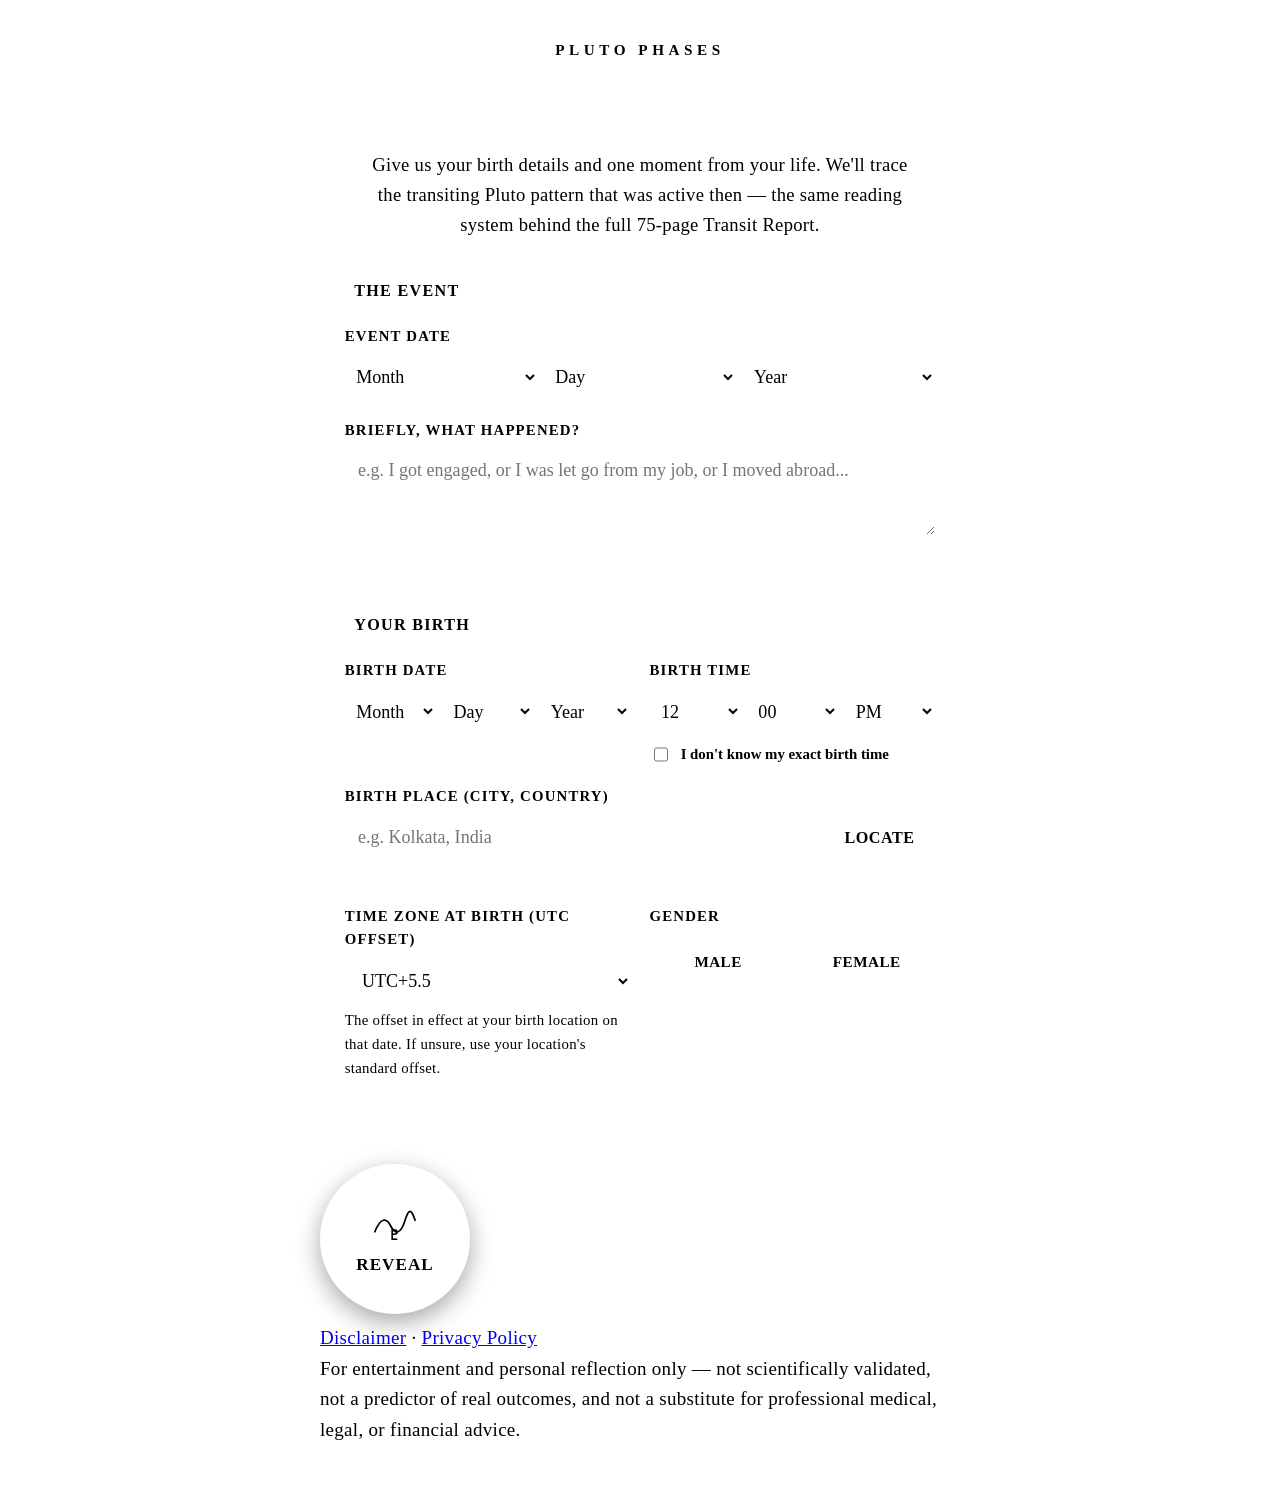
<file: widgets/happening/index.html>
<!doctype html>
<html lang="en">
<head>
<meta charset="utf-8">
<meta name="viewport" content="width=device-width, initial-scale=1">
<title>Pluto Phases — What Was Happening?</title>
<link rel="preconnect" href="https://fonts.googleapis.com">
<link href="https://fonts.googleapis.com/css2?family=Open+Sans:wght@300;400;600&display=swap" rel="stylesheet">
<link rel="stylesheet" href="https://sanjupaison.github.io/pluto-phases-meter/pluto-style.css">

<style>
  html { font-size: 19px; }
  html, body {
    margin: 0; padding: 0;
    background: transparent;
  }
  #pluto-phases-widget.ppw-root {
    max-width: 640px;
    margin: 0 auto;
    padding: 2rem 1.5rem 2.5rem;
    color: var(--text-hi);
    font-family: var(--font-body);
    font-weight: 300;
    letter-spacing: 0.3px;
    line-height: 1.6;
    background: var(--card);
    border: 1px solid var(--card-border);
    border-radius: var(--radius);
    position: relative;
  }
  #pluto-phases-widget.ppw-root * { box-sizing: border-box; }

  #pluto-phases-widget .ppw-eyebrow {
    font-family: var(--font-display);
    letter-spacing: 0.3em;
    text-transform: uppercase;
    font-size: 0.8rem;
    font-weight: 600;
    color: var(--accent);
    text-align: center;
    margin: 0 0 0.4rem;
  }
  #pluto-phases-widget h2.ppw-title {
    font-family: var(--font-display);
    font-weight: 300;
    font-size: clamp(1.8rem, 6vw, 2.4rem);
    text-align: center;
    margin: 0 0 0.4rem;
    letter-spacing: 0.02em;
    background: linear-gradient(120deg, var(--text-hi), var(--accent));
    -webkit-background-clip: text; background-clip: text; color: transparent;
  }
  #pluto-phases-widget .ppw-sub {
    text-align: center;
    color: var(--text-lo);
    max-width: 560px;
    margin: 0 auto 2rem;
    font-size: 0.98rem;
    font-weight: 300;
  }
  #pluto-phases-widget fieldset {
    border: 1px solid var(--card-border);
    border-radius: var(--radius);
    padding: 1.1rem 1.3rem 1.4rem;
    margin: 0 0 1.2rem;
    background: var(--bg-1);
  }
  #pluto-phases-widget legend {
    font-family: var(--font-display);
    font-weight: 600;
    font-size: 0.85rem;
    text-transform: uppercase;
    letter-spacing: 0.08em;
    color: var(--accent);
    padding: 0 0.5rem;
  }
  #pluto-phases-widget .ppw-row {
    display: flex;
    flex-wrap: wrap;
    gap: 1rem;
    margin-bottom: 1rem;
  }
  #pluto-phases-widget .ppw-field { flex: 1 1 200px; }
  #pluto-phases-widget .ppw-field.ppw-wide { flex: 1 1 100%; }
  #pluto-phases-widget label {
    display: block;
    font-size: 0.78rem;
    text-transform: uppercase;
    letter-spacing: 0.08em;
    font-weight: 600;
    color: var(--text-faint);
    margin-bottom: 0.35rem;
  }
  #pluto-phases-widget input[type="text"],
  #pluto-phases-widget input[type="email"],
  #pluto-phases-widget input[type="number"],
  #pluto-phases-widget select,
  #pluto-phases-widget textarea {
    width: 100%;
    font-family: var(--font-body);
    font-size: 0.95rem;
    padding: 0.6rem 0.7rem;
    background: var(--bg-2);
    border: 1px solid var(--card-border);
    border-radius: var(--radius-sm);
    color: var(--text-hi);
  }
  #pluto-phases-widget .ppw-dob-row,
  #pluto-phases-widget .ppw-tob-row {
    display: flex;
    gap: 6px;
  }
  #pluto-phases-widget .ppw-dob-row select,
  #pluto-phases-widget .ppw-tob-row select {
    width: 100%;
    font-family: var(--font-body);
    font-size: 0.95rem;
    padding: 0.6rem 0.4rem;
    background: var(--bg-2);
    border: 1px solid var(--card-border);
    border-radius: var(--radius-sm);
    color: var(--text-hi);
  }
  #pluto-phases-widget input:focus,
  #pluto-phases-widget select:focus,
  #pluto-phases-widget textarea:focus {
    outline: 2px solid var(--accent);
    outline-offset: 1px;
  }
  #pluto-phases-widget textarea { resize: vertical; min-height: 4.5rem; }
  #pluto-phases-widget .ppw-help {
    font-size: 0.78rem;
    color: var(--text-faint);
    margin-top: 0.3rem;
  }
  #pluto-phases-widget .ppw-checkbox-row {
    display: flex;
    align-items: center;
    gap: 0.5rem;
    font-size: 0.85rem;
    color: var(--text-lo);
    margin-top: 0.45rem;
  }
  #pluto-phases-widget input[type="radio"],
  #pluto-phases-widget input[type="checkbox"] { width: 1.1em; height: 1.1em; accent-color: var(--accent); }

  /* Gender toggle, restyled as pill buttons via :has() -- markup/JS unchanged */
  #pluto-phases-widget .ppw-radio-group { display: flex; gap: 0.6rem; align-items: center; flex-wrap: wrap; margin-top: 0.55rem; }
  #pluto-phases-widget .ppw-radio-group input[type="radio"] {
    position: absolute; opacity: 0; width: 0; height: 0;
  }
  #pluto-phases-widget .ppw-radio-group label {
    display: flex; align-items: center; justify-content: center; gap: 0.4rem; flex: 1;
    text-transform: uppercase; letter-spacing: 0.03em; font-size: 0.8rem; font-weight: 700;
    padding: 0.55rem 1rem; border-radius: var(--radius-sm); border: 1px solid var(--card-border);
    background: var(--bg-2); color: var(--text-lo); cursor: pointer; transition: .2s; margin-bottom: 0;
  }
  #pluto-phases-widget .ppw-radio-group label:has(input:checked) {
    background: var(--accent); color: var(--bg-0); border-color: var(--accent);
  }

  #pluto-phases-widget .ppw-geo-row { display: flex; gap: 0.6rem; }
  #pluto-phases-widget .ppw-geo-row input { flex: 1; }
  #pluto-phases-widget button.ppw-geo-btn {
    flex: 0 0 auto;
    background: var(--accent);
    color: var(--bg-0);
    border: none;
    padding: 0 1.1rem;
    border-radius: var(--radius-sm);
    font-family: var(--font-display);
    font-weight: 700;
    font-size: 0.85rem;
    letter-spacing: 0.03em;
    text-transform: uppercase;
    cursor: pointer;
  }
  #pluto-phases-widget button.ppw-geo-btn:hover { filter: brightness(1.1); }
  #pluto-phases-widget .ppw-geo-status { font-size: 0.82rem; margin-top: 0.4rem; min-height: 1.2em; }
  #pluto-phases-widget .ppw-geo-status.ppw-ok { color: var(--accent-2); }
  #pluto-phases-widget .ppw-geo-status.ppw-err { color: #fca5a5; }

  /* Submit button */
  #pluto-phases-widget .ppw-submit-wrap { text-align: center; margin: 2rem 0 0.5rem; }
  #pluto-phases-widget button.ppw-seal {
    position: relative;
    width: 150px; height: 150px;
    border-radius: 50%;
    border: 1px solid var(--card-border);
    cursor: pointer;
    background: var(--accent);
    box-shadow: 0 8px 24px rgba(0,0,0,0.35);
    color: var(--bg-0);
    font-family: var(--font-display);
    font-weight: 700;
    font-size: 0.9rem;
    letter-spacing: 0.06em;
    text-transform: uppercase;
    transition: transform 0.15s ease, filter 0.15s ease;
    display: flex; flex-direction: column; align-items: center; justify-content: center; gap: 0.3rem;
  }
  #pluto-phases-widget button.ppw-seal:hover:not(:disabled) { transform: scale(1.04); filter: brightness(1.08); }
  #pluto-phases-widget button.ppw-seal:disabled { opacity: 0.6; cursor: wait; }
  #pluto-phases-widget .ppw-seal-icon svg { width: 46px; height: 46px; display: block; }
  #pluto-phases-widget .ppw-seal-icon.ppw-hidden { display: none; }
  #pluto-phases-widget .ppw-seal-spin { animation: ppw-spin 1.4s linear infinite; }
  @keyframes ppw-spin { from { transform: rotate(0deg); } to { transform: rotate(360deg); } }

  #pluto-phases-widget .ppw-error-box {
    margin-top: 1rem;
    padding: 0.85rem 1.1rem;
    border: 1px solid rgba(239,68,68,.45);
    background: var(--bg-1);
    color: #fca5a5;
    font-size: 0.92rem;
    border-radius: var(--radius-sm);
  }

  /* Results */
  #pluto-phases-widget .ppw-results { margin-top: 2.2rem; animation: ppw-fade-in 0.6s ease; }
  @keyframes ppw-fade-in { from { opacity: 0; transform: translateY(6px); } to { opacity: 1; transform: translateY(0); } }
  #pluto-phases-widget .ppw-translate-bar {
    display: flex; flex-wrap: wrap; align-items: center; gap: 0.6rem;
    margin-bottom: 1.1rem; font-size: 0.85rem; color: var(--text-lo);
  }
  #pluto-phases-widget .ppw-translate-bar label { display: inline; text-transform: none; letter-spacing: 0; font-size: 0.85rem; margin: 0; font-weight: 400; color: var(--text-lo); }
  #pluto-phases-widget .ppw-translate-bar select {
    width: auto; font-size: 0.85rem; padding: 0.3rem 0.5rem;
  }
  #pluto-phases-widget button#ppw-translate-btn {
    background: var(--bg-2); color: var(--text-hi); border: 1px solid var(--card-border);
    padding: 0.35rem 0.85rem; border-radius: var(--radius-sm); font-family: var(--font-display);
    font-size: 0.82rem; cursor: pointer;
  }
  #pluto-phases-widget button#ppw-translate-btn:hover:not(:disabled) { border-color: var(--accent); color: var(--accent); }
  #pluto-phases-widget button#ppw-translate-btn:disabled { opacity: 0.6; cursor: wait; }
  #pluto-phases-widget .ppw-translate-status { font-style: normal; font-size: 0.78rem; color: var(--text-faint); }

  #pluto-phases-widget .ppw-results h3 {
    font-family: var(--font-display);
    font-weight: 600;
    font-size: 1.15rem;
    color: var(--text-hi);
    border-bottom: 1px solid var(--card-border);
    padding-bottom: 0.4rem;
    margin: 1.6rem 0 0.8rem;
  }
  #pluto-phases-widget .ppw-era-banner {
    text-align: center;
    font-family: var(--font-display);
    font-size: 0.98rem;
    color: var(--text-hi);
    padding: 0.9rem 1rem;
    border: 1px solid var(--card-border);
    background: var(--bg-1);
    border-radius: var(--radius-sm);
  }
  #pluto-phases-widget .ppw-era-banner strong { color: var(--accent); }

  /* Dominant house section */
  #pluto-phases-widget .ppw-house-dominant {
    margin-top: 1.4rem;
    padding: 1.4rem 1.4rem 1.6rem;
    border: 1px solid var(--card-border);
    border-radius: var(--radius);
    background: var(--bg-1);
  }
  #pluto-phases-widget .ppw-house-dominant > h3 {
    text-align: center;
    border-bottom: none;
    font-size: 1.3rem;
    margin: 0 0 0.3rem;
  }
  #pluto-phases-widget .ppw-house-dominant > .ppw-house-lede {
    text-align: center;
    color: var(--text-lo);
    margin: 0 0 1.3rem;
    font-size: 0.9rem;
  }
  #pluto-phases-widget .ppw-house-card {
    border-top: 1px solid var(--card-border);
    padding-top: 1.1rem;
    margin-top: 1.1rem;
  }
  #pluto-phases-widget .ppw-house-card:first-of-type { border-top: none; padding-top: 0; margin-top: 0; }
  #pluto-phases-widget .ppw-house-card h4 {
    font-family: var(--font-display);
    font-weight: 600;
    font-size: 0.9rem;
    text-transform: uppercase;
    letter-spacing: 0.04em;
    color: var(--accent-2);
    margin: 0 0 0.15rem;
  }
  #pluto-phases-widget .ppw-house-card .ppw-house-sign {
    font-family: var(--font-display);
    font-weight: 600;
    font-size: 1.35rem;
    color: var(--text-hi);
    display: block;
    margin-bottom: 0.2rem;
  }
  #pluto-phases-widget .ppw-house-card .ppw-house-set {
    display: block;
    font-size: 0.72rem;
    letter-spacing: 0.05em;
    text-transform: uppercase;
    color: var(--text-faint);
    font-weight: 600;
    margin-bottom: 0.6rem;
  }
  #pluto-phases-widget .ppw-house-card p.ppw-house-content { margin: 0; font-size: 0.95rem; color: var(--text-lo); }
  #pluto-phases-widget .ppw-house-card-primary {
    padding: 1rem 1.2rem;
    border: 1px solid var(--accent);
    border-radius: var(--radius-sm);
    background: var(--bg-2);
  }
  #pluto-phases-widget .ppw-house-card-primary h4 { font-size: 1rem; color: var(--accent); }
  #pluto-phases-widget .ppw-house-card-primary .ppw-house-sign { font-size: 1.5rem; }
  #pluto-phases-widget .ppw-house-card-primary p.ppw-house-content { font-size: 0.98rem; line-height: 1.65; color: var(--text-hi); }

  #pluto-phases-widget .ppw-fallback-note {
    font-size: 0.82rem;
    font-style: normal;
    color: var(--text-faint);
    margin-top: 0.5rem;
  }
  #pluto-phases-widget .ppw-hit-card {
    border: 1px solid var(--card-border);
    background: var(--bg-1);
    padding: 0.95rem 1.1rem;
    border-radius: var(--radius-sm);
    margin-bottom: 0.9rem;
  }
  #pluto-phases-widget .ppw-hit-head { font-weight: 700; margin-bottom: 0.4rem; color: var(--text-hi); font-size: 0.95rem; }
  #pluto-phases-widget .ppw-hit-window { font-size: 0.78rem; color: var(--text-faint); font-style: normal; margin-bottom: 0.5rem; }
  #pluto-phases-widget .ppw-hit-text { font-size: 0.92rem; color: var(--text-lo); }
  #pluto-phases-widget .ppw-hit-text.ppw-clamped { display: -webkit-box; -webkit-line-clamp: 3; -webkit-box-orient: vertical; overflow: hidden; }
  #pluto-phases-widget button.ppw-expand {
    background: none; border: none; color: var(--accent);
    font-family: var(--font-display);
    cursor: pointer; padding: 0.3rem 0; font-size: 0.82rem; text-decoration: underline;
  }

  /* Offers */
  #pluto-phases-widget .ppw-offers {
    margin-top: 2.4rem;
    padding: 1.7rem 1.5rem;
    background: var(--bg-2);
    border: 1px solid var(--card-border);
    border-radius: var(--radius);
    position: relative;
  }
  #pluto-phases-widget .ppw-offers h3 {
    font-family: var(--font-display);
    font-weight: 600;
    font-size: 1.2rem;
    color: var(--accent);
    text-align: center;
    margin: 0.3rem 0 0.3rem;
    border: none;
  }
  #pluto-phases-widget .ppw-offers > p.ppw-offers-lede {
    text-align: center; max-width: 520px; margin: 0 auto 1.4rem;
    color: var(--text-lo); font-size: 0.9rem;
  }
  #pluto-phases-widget .ppw-offer-list { display: flex; flex-direction: column; gap: 0.8rem; margin-bottom: 1.5rem; }
  #pluto-phases-widget .ppw-offers-email { max-width: 360px; margin: 0 auto 1.3rem; }
  #pluto-phases-widget .ppw-offers-email label {
    color: var(--text-lo); text-transform: none; letter-spacing: 0; font-size: 0.85rem; text-align: center; font-weight: 400;
  }
  #pluto-phases-widget .ppw-offers-email input {
    background: var(--bg-1); border: 1px solid var(--card-border);
    text-align: center; font-size: 1.1rem; padding: 0.85rem 1rem;
  }
  #pluto-phases-widget .ppw-offer-item {
    display: flex; gap: 0.8rem; align-items: flex-start;
    padding: 0.85rem 1rem;
    border: 1px solid var(--card-border);
    border-radius: var(--radius-sm);
    background: var(--bg-1);
  }
  #pluto-phases-widget .ppw-offer-item input[type="checkbox"] { margin-top: 0.3rem; }
  #pluto-phases-widget .ppw-offer-item label { text-transform: none; letter-spacing: 0; color: var(--text-hi); margin: 0; cursor: pointer; font-weight: 400; }
  #pluto-phases-widget .ppw-offer-item .ppw-offer-title {
    font-family: var(--font-display);
    font-weight: 600;
    font-size: 1rem; color: var(--accent); display: block; margin-bottom: 0.2rem;
  }
  #pluto-phases-widget .ppw-offer-item .ppw-offer-price { color: var(--accent); font-weight: 700; }
  #pluto-phases-widget .ppw-offer-item .ppw-offer-desc { font-size: 0.85rem; color: var(--text-lo); display: block; margin-top: 0.15rem; }
  #pluto-phases-widget .ppw-offers-submit-wrap { text-align: center; }
  #pluto-phases-widget button.ppw-offers-btn {
    background: var(--accent);
    color: var(--bg-0);
    font-family: var(--font-display);
    font-weight: 700;
    letter-spacing: 0.04em;
    text-transform: uppercase;
    font-size: 0.92rem;
    border: none;
    padding: 0.75rem 1.7rem;
    border-radius: var(--radius-sm);
    cursor: pointer;
  }
  #pluto-phases-widget button.ppw-offers-btn:hover { filter: brightness(1.1); }
  #pluto-phases-widget button.ppw-offers-btn:disabled { opacity: 0.6; cursor: wait; }
  #pluto-phases-widget .ppw-offers-status { text-align: center; font-size: 0.82rem; margin-top: 0.85rem; color: var(--text-lo); min-height: 1.2em; }
  #pluto-phases-widget .ppw-offers-links { display: flex; flex-direction: column; gap: 0.55rem; align-items: center; margin-top: 0.9rem; }
  #pluto-phases-widget a.ppw-cta-btn {
    display: inline-block;
    background: var(--accent);
    color: var(--bg-0);
    font-family: var(--font-display);
    font-weight: 700;
    letter-spacing: 0.03em;
    text-decoration: none;
    padding: 0.65rem 1.4rem;
    border-radius: var(--radius-sm);
  }
  #pluto-phases-widget a.ppw-cta-btn:hover { filter: brightness(1.1); }

  @media (max-width: 560px) {
    html { font-size: 17px; }
    #pluto-phases-widget button.ppw-seal { width: 130px; height: 130px; }
    #pluto-phases-widget h2.ppw-title { font-size: 1.9rem; }
  }
</style>
</head>
<body data-theme="space">

<div id="pluto-phases-widget" class="ppw-root app">

  <p class="ppw-eyebrow">Pluto Phases</p>
  <h2 class="ppw-title">What Was Happening?</h2>
  <p class="ppw-sub">Give us your birth details and one moment from your life. We'll trace the transiting Pluto pattern that was active then &mdash; the same reading system behind the full 75&#8209;page Transit Report.</p>

  <form id="ppw-form">
    <fieldset>
      <legend>The Event</legend>
      <div class="ppw-row">
        <div class="ppw-field">
          <label for="ppw-event-month">Event date</label>
          <div class="ppw-dob-row">
            <select id="ppw-event-month" required><option value="" disabled selected>Month</option></select>
            <select id="ppw-event-day" required><option value="" disabled selected>Day</option></select>
            <select id="ppw-event-year" required><option value="" disabled selected>Year</option></select>
          </div>
        </div>
        <div class="ppw-field ppw-wide">
          <label for="ppw-event-desc">Briefly, what happened?</label>
          <textarea id="ppw-event-desc" placeholder="e.g. I got engaged, or I was let go from my job, or I moved abroad..."></textarea>
        </div>
      </div>
    </fieldset>

    <fieldset>
      <legend>Your Birth</legend>
      <div class="ppw-row">
        <div class="ppw-field">
          <label for="ppw-birth-month">Birth date</label>
          <div class="ppw-dob-row">
            <select id="ppw-birth-month" required><option value="" disabled selected>Month</option></select>
            <select id="ppw-birth-day" required><option value="" disabled selected>Day</option></select>
            <select id="ppw-birth-year" required><option value="" disabled selected>Year</option></select>
          </div>
        </div>
        <div class="ppw-field">
          <label for="ppw-birth-hour">Birth time</label>
          <div class="ppw-tob-row">
            <select id="ppw-birth-hour"><option value="12">12</option></select>
            <select id="ppw-birth-minute"><option value="0">00</option></select>
            <select id="ppw-birth-ampm"><option value="PM">PM</option></select>
          </div>
          <div class="ppw-checkbox-row">
            <input type="checkbox" id="ppw-time-unknown">
            <label for="ppw-time-unknown" style="margin:0;text-transform:none;letter-spacing:0;">I don't know my exact birth time</label>
          </div>
        </div>
      </div>
      <div class="ppw-row">
        <div class="ppw-field ppw-wide">
          <label for="ppw-place">Birth place (city, country)</label>
          <div class="ppw-geo-row">
            <input type="text" id="ppw-place" placeholder="e.g. Kolkata, India" autocomplete="off">
            <button type="button" class="ppw-geo-btn" id="ppw-geo-btn">Locate</button>
          </div>
          <div class="ppw-geo-status" id="ppw-geo-status"></div>
        </div>
      </div>
      <div class="ppw-row">
        <div class="ppw-field">
          <label for="ppw-utc-offset">Time zone at birth (UTC offset)</label>
          <select id="ppw-utc-offset"></select>
          <div class="ppw-help">The offset in effect at your birth location on that date. If unsure, use your location's standard offset.</div>
        </div>
        <div class="ppw-field">
          <label>Gender</label>
          <div class="ppw-radio-group" style="margin-top:0.6rem;">
            <label><input type="radio" name="ppw-gender" value="Male" checked> Male</label>
            <label><input type="radio" name="ppw-gender" value="Female"> Female</label>
          </div>
        </div>
      </div>
    </fieldset>

    <div class="ppw-submit-wrap">
      <button type="submit" class="ppw-seal" id="ppw-submit">
        <span class="ppw-seal-icon" id="ppw-icon-idle">
          <svg viewBox="0 0 64 64" fill="none" xmlns="http://www.w3.org/2000/svg">
            <path d="M4 40 C 12 20, 20 20, 26 32 S 40 44, 46 24 S 56 12, 60 24" stroke="currentColor" stroke-width="2.4" stroke-linecap="round"/>
            <text x="32" y="52" text-anchor="middle" font-size="20" fill="currentColor" font-family="Georgia, serif">&#9799;</text>
          </svg>
        </span>
        <span class="ppw-seal-icon ppw-hidden" id="ppw-icon-loading">
          <svg class="ppw-seal-spin" viewBox="0 0 64 64" fill="none" xmlns="http://www.w3.org/2000/svg">
            <circle cx="32" cy="32" r="24" stroke="currentColor" stroke-width="3" stroke-dasharray="38 100" stroke-linecap="round"/>
          </svg>
        </span>
        Reveal
      </button>
    </div>
    <div id="ppw-error" style="display:none;" class="ppw-error-box"></div>
  </form>

  <div id="ppw-results"></div>

  <footer>
    <a href="https://assets.nicepagecdn.com/0b5dbf35/6598838/files/Disclaimer-terms.pdf" target="_blank" rel="noopener">Disclaimer</a>
    <span class="sep">&middot;</span>
    <a href="https://assets.nicepagecdn.com/0b5dbf35/6598838/files/Privacy.pdf" target="_blank" rel="noopener">Privacy Policy</a>
    <div class="disclaimer-line">For entertainment and personal reflection only &mdash; not scientifically validated, not a predictor of real outcomes, and not a substitute for professional medical, legal, or financial advice.</div>
  </footer>

</div>

<script src="pluto-client.js"></script>
<script>
(function () {
  // ---- REQUIRED: your deployed Cloudflare Worker URL (see README.md) ----
  var WORKER_URL = "https://polished-pine-8d1f.sanjupaison.workers.dev/";

  // ---- JotForm lead-capture form (Report / Consultation requests) ----
  // Form: https://form.jotform.com/262381784349064
  // All fields (Birth Date, Birth Time, Birth Place, Gender, Email,
  // Which service) were created together in a single form-creation pass,
  // and their prefill parameter names were confirmed working end-to-end
  // by direct testing. If you ever rebuild this form from scratch, note
  // that JotForm's prefill key is the field's "name" property exactly as
  // shown in that form's own page-source metadata (the
  // JotForm.paymentExtrasOnTheFly(...) line) -- not the qid you might
  // guess, and not the rendered <input name="..."> attribute either,
  // which can differ from the real prefill key.
  var JOTFORM_ID = "262381784349064";
  var JOTFORM_FIELDS = {
    birthDateMonth: "q2_datetime0[month]",
    birthDateDay: "q2_datetime0[day]",
    birthDateYear: "q2_datetime0[year]",
    birthTimeInput: "q3_time1[timeInput]",
    birthTimeAmpm: "q3_time1[ampm]",
    birthPlace: "q4_textbox2",
    gender: "q5_radio3",
    email: "q6_email4",
    service: "q7_checkbox5"
  };

  var OFFERS = {
    report: { title: "Pluto Phases Transit Report", price: "$60" },
    consultation: { title: "Consultation / General Reading", price: "$60" },
    kindle: {
      title: "Kindle eBooks",
      price: "$2+",
      url: "https://www.amazon.com/Kindle-Store-Sanju-Paison/s?rh=n%3A133140011%2Cp_27%3ASanju%2BPaison"
    }
  };

  var form = document.getElementById("ppw-form");
  var resultsEl = document.getElementById("ppw-results");
  var errorEl = document.getElementById("ppw-error");
  var submitBtn = document.getElementById("ppw-submit");
  var iconIdle = document.getElementById("ppw-icon-idle");
  var iconLoading = document.getElementById("ppw-icon-loading");
  var geoBtn = document.getElementById("ppw-geo-btn");
  var geoStatus = document.getElementById("ppw-geo-status");
  var timeUnknownBox = document.getElementById("ppw-time-unknown");
  var birthHourSelect = document.getElementById("ppw-birth-hour");
  var birthMinuteSelect = document.getElementById("ppw-birth-minute");
  var birthAmpmSelect = document.getElementById("ppw-birth-ampm");
  var eventMonthSelect = document.getElementById("ppw-event-month");
  var eventDaySelect = document.getElementById("ppw-event-day");
  var eventYearSelect = document.getElementById("ppw-event-year");
  var birthMonthSelect = document.getElementById("ppw-birth-month");
  var birthDaySelect = document.getElementById("ppw-birth-day");
  var birthYearSelect = document.getElementById("ppw-birth-year");
  var utcSelect = document.getElementById("ppw-utc-offset");

  function ppwPad(n) { return n < 10 ? "0" + n : "" + n; }
  var PPW_MONTHS = ["January","February","March","April","May","June","July","August","September","October","November","December"];

  function ppwFillDateSelects(monthSel, daySel, yearSel, minYear, maxYear) {
    monthSel.innerHTML = '<option value="" disabled selected>Month</option>';
    PPW_MONTHS.forEach(function (name, i) {
      var opt = document.createElement("option");
      opt.value = i + 1; opt.textContent = name;
      monthSel.appendChild(opt);
    });
    daySel.innerHTML = '<option value="" disabled selected>Day</option>';
    for (var d = 1; d <= 31; d++) {
      var opt = document.createElement("option");
      opt.value = d; opt.textContent = d;
      daySel.appendChild(opt);
    }
    yearSel.innerHTML = '<option value="" disabled selected>Year</option>';
    for (var y = maxYear; y >= minYear; y--) {
      var opt = document.createElement("option");
      opt.value = y; opt.textContent = y;
      yearSel.appendChild(opt);
    }
  }
  ppwFillDateSelects(eventMonthSelect, eventDaySelect, eventYearSelect, 1940, 2060);
  ppwFillDateSelects(birthMonthSelect, birthDaySelect, birthYearSelect, 1940, 2060);

  function ppwFillTimeSelects() {
    birthHourSelect.innerHTML = "";
    for (var h = 1; h <= 12; h++) {
      var opt = document.createElement("option");
      opt.value = h; opt.textContent = ppwPad(h);
      if (h === 12) opt.selected = true;
      birthHourSelect.appendChild(opt);
    }
    birthMinuteSelect.innerHTML = "";
    for (var m = 0; m <= 59; m++) {
      var opt = document.createElement("option");
      opt.value = m; opt.textContent = ppwPad(m);
      if (m === 0) opt.selected = true;
      birthMinuteSelect.appendChild(opt);
    }
    birthAmpmSelect.innerHTML = "";
    ["AM", "PM"].forEach(function (p) {
      var opt = document.createElement("option");
      opt.value = p; opt.textContent = p;
      if (p === "PM") opt.selected = true;
      birthAmpmSelect.appendChild(opt);
    });
  }
  ppwFillTimeSelects();

  var resolvedLat = null, resolvedLon = null, resolvedPlaceName = null;
  var lastInput = null, lastResult = null;

  var OFFSETS = [-12,-11,-10,-9.5,-9,-8,-7,-6,-5,-4.5,-4,-3.5,-3,-2,-1,0,1,2,3,3.5,4,4.5,5,5.5,5.75,6,6.5,7,8,8.75,9,9.5,10,10.5,11,12,12.75,13,14];
  OFFSETS.forEach(function (o) {
    var opt = document.createElement("option");
    opt.value = o;
    var sign = o >= 0 ? "+" : "";
    opt.textContent = "UTC" + sign + o;
    if (o === 5.5) opt.selected = true;
    utcSelect.appendChild(opt);
  });

  timeUnknownBox.addEventListener("change", function () {
    var disabled = timeUnknownBox.checked;
    birthHourSelect.disabled = disabled;
    birthMinuteSelect.disabled = disabled;
    birthAmpmSelect.disabled = disabled;
    if (disabled) {
      birthHourSelect.value = "12";
      birthMinuteSelect.value = "0";
      birthAmpmSelect.value = "PM";
    }
  });

  geoBtn.addEventListener("click", function () {
    var place = document.getElementById("ppw-place").value.trim();
    if (!place) { geoStatus.textContent = "Enter a place first."; geoStatus.className = "ppw-geo-status ppw-err"; return; }
    geoStatus.textContent = "Searching...";
    geoStatus.className = "ppw-geo-status";
    window.PlutoPhasesClient.geocodePlace(place).then(function (loc) {
      resolvedLat = loc.latitude; resolvedLon = loc.longitude; resolvedPlaceName = loc.displayName;
      geoStatus.textContent = "Found: " + loc.displayName + " (" + loc.latitude.toFixed(3) + ", " + loc.longitude.toFixed(3) + ")";
      geoStatus.className = "ppw-geo-status ppw-ok";
    }).catch(function (err) {
      resolvedLat = null; resolvedLon = null; resolvedPlaceName = null;
      geoStatus.textContent = err.message || "Could not find that place.";
      geoStatus.className = "ppw-geo-status ppw-err";
    });
  });

  function showError(msg) { errorEl.textContent = msg; errorEl.style.display = "block"; }
  function clearError() { errorEl.style.display = "none"; errorEl.textContent = ""; }
  function fmtDate(d) { return d.toLocaleDateString(undefined, { year: "numeric", month: "short", day: "numeric" }); }
  function setBusy(busy) {
    submitBtn.disabled = busy;
    iconIdle.classList.toggle("ppw-hidden", busy);
    iconLoading.classList.toggle("ppw-hidden", !busy);
  }

  function renderResults(r) {
    var html = "";
    html += '<div class="ppw-translate-bar">' +
      '<label for="ppw-lang-select">Translate this reading:</label>' +
      '<select id="ppw-lang-select">' +
      '<option value="en">English (original)</option>' +
      '<option value="es">Spanish</option>' +
      '<option value="fr">French</option>' +
      '<option value="de">German</option>' +
      '<option value="pt">Portuguese</option>' +
      '<option value="it">Italian</option>' +
      '<option value="hi">Hindi</option>' +
      '<option value="ar">Arabic</option>' +
      '<option value="zh">Chinese (Simplified)</option>' +
      '</select>' +
      '<button type="button" id="ppw-translate-btn">Translate</button>' +
      '<span class="ppw-translate-status" id="ppw-translate-status"></span>' +
      '</div>';

    html += '<h3 class="ppw-i18n">The Era You Were In</h3>';
    html += '<div class="ppw-era-banner ppw-i18n">On ' + fmtDate(r.eventDate) + ', you were living through the <strong>' +
      r.era.sign + ' Pluto Phase</strong> (' + r.era.startYear + '&ndash;' + r.era.endYear + ').</div>';

    html += '<div class="ppw-house-dominant">';
    html += '<h3 class="ppw-i18n">Your Core Pattern</h3>';
    html += '<p class="ppw-house-lede ppw-i18n">This is the heart of your reading &mdash; drawn directly from the Pluto Phases system\u2019s own themes for this era, stated plainly rather than softened.</p>';
    html += '<div class="ppw-house-card ppw-house-card-primary">' +
      '<h4 class="ppw-i18n">Your Everyday Identity</h4>' +
      '<span class="ppw-house-sign">' + r.housesContent.first.sign + ' in the 1st House</span>' +
      '<span class="ppw-house-set">Set ' + r.housesContent.first.setLetter + ' &middot; Number ' + r.housesContent.first.number +
        ' &middot; ' + r.housesContent.first.color.charAt(0).toUpperCase() + r.housesContent.first.color.slice(1) +
        ' &middot; ' + r.housesContent.first.keywords.join(", ") + '</span>' +
      '<p class="ppw-house-content ppw-i18n">' + r.housesContent.first.content + '</p>' +
      '</div>';
    html += '<div class="ppw-house-card">' +
      '<h4 class="ppw-i18n">Your Career &amp; Public Life</h4>' +
      '<span class="ppw-house-sign">' + r.housesContent.tenth.sign + ' in the 10th House</span>' +
      '<span class="ppw-house-set">Set ' + r.housesContent.tenth.setLetter + ' &middot; Number ' + r.housesContent.tenth.number +
        ' &middot; ' + r.housesContent.tenth.color.charAt(0).toUpperCase() + r.housesContent.tenth.color.slice(1) +
        ' &middot; ' + r.housesContent.tenth.keywords.join(", ") + '</span>' +
      '<p class="ppw-house-content ppw-i18n">' + r.housesContent.tenth.content + '</p>' +
      '</div>';
    html += '</div>';

    html += '<h3 class="ppw-i18n">What Was Active That Day</h3>';
    if (r.usedFallback) {
      html += '<p class="ppw-fallback-note ppw-i18n">No aspect window fell exactly on this date &mdash; showing the nearest exact hits instead.</p>';
    }
    r.hits.forEach(function (h, i) {
      var uid = "ppw-hit-" + i;
      html += '<div class="ppw-hit-card">';
      html += '<div class="ppw-hit-head ppw-i18n">' + fmtDate(h.date) + ' &mdash; Pluto&minus;135&deg; ' + h.aspectLabel + ' natal ' + h.natalPointName + '</div>';
      html += '<div class="ppw-hit-window ppw-i18n">Active window: ' + fmtDate(h.windowStartDate) + ' to ' + fmtDate(h.windowEndDate) +
        ' (may shift roughly &plusmn;' + h.uncertaintyDays + ' days due to birth-time precision)</div>';
      html += '<div class="ppw-hit-text ppw-clamped ppw-i18n" id="' + uid + '">' + h.interpretation + '</div>';
      html += '<button type="button" class="ppw-expand" data-target="' + uid + '">Read the full reading</button>';
      html += '</div>';
    });

    html += renderOffersHtml();

    resultsEl.innerHTML = html;

    resultsEl.querySelectorAll(".ppw-expand").forEach(function (btn) {
      btn.addEventListener("click", function () {
        var target = document.getElementById(btn.getAttribute("data-target"));
        target.classList.toggle("ppw-clamped");
        btn.textContent = target.classList.contains("ppw-clamped") ? "Read the full reading" : "Show less";
      });
    });

    wireOffers();
    wireTranslate();
    resultsEl.scrollIntoView({ behavior: "smooth", block: "start" });
  }

  // ============================================================
  // Translation (MyMemory API — free, no key, best-effort machine
  // translation of the OUTPUT reading only; the form itself stays in
  // English). Long text is split on sentence boundaries into ~450-char
  // chunks since MyMemory's free anonymous tier caps request length.
  // ============================================================
  function chunkText(text, maxLen) {
    var sentences = text.split(/(?<=[.!?])\s+/);
    var chunks = [];
    var current = "";
    sentences.forEach(function (s) {
      if ((current + " " + s).trim().length > maxLen && current) {
        chunks.push(current.trim());
        current = s;
      } else {
        current = (current + " " + s).trim();
      }
    });
    if (current) chunks.push(current);
    return chunks.length ? chunks : [text];
  }
  function myMemoryTranslate(text, targetLang) {
    var url = "https://api.mymemory.translated.net/get?q=" + encodeURIComponent(text) + "&langpair=en|" + targetLang;
    return fetch(url).then(function (r) { return r.json(); }).then(function (data) {
      if (data && data.responseData && data.responseData.translatedText) {
        return data.responseData.translatedText;
      }
      throw new Error("Translation failed");
    });
  }
  function translateLongText(text, targetLang) {
    var chunks = chunkText(text, 450);
    return chunks.reduce(function (chain, chunk) {
      return chain.then(function (acc) {
        return myMemoryTranslate(chunk, targetLang).then(function (t) { return acc.concat([t]); });
      });
    }, Promise.resolve([])).then(function (parts) { return parts.join(" "); });
  }

  function wireTranslate() {
    var select = document.getElementById("ppw-lang-select");
    var btn = document.getElementById("ppw-translate-btn");
    var status = document.getElementById("ppw-translate-status");
    btn.addEventListener("click", function () {
      var lang = select.value;
      var elements = resultsEl.querySelectorAll(".ppw-i18n");
      if (lang === "en") {
        elements.forEach(function (el) {
          if (el.dataset.ppwOriginal !== undefined) el.innerHTML = el.dataset.ppwOriginal;
        });
        status.textContent = "";
        return;
      }
      btn.disabled = true;
      status.textContent = "Translating\u2026";
      var jobs = [];
      elements.forEach(function (el) {
        if (el.dataset.ppwOriginal === undefined) el.dataset.ppwOriginal = el.innerHTML;
        jobs.push(
          translateLongText(el.textContent, lang).then(function (translated) {
            el.textContent = translated;
          }).catch(function () { /* leave this element untranslated on failure */ })
        );
      });
      Promise.all(jobs).then(function () {
        status.textContent = "Translated (machine translation \u2014 quality may vary).";
      }).then(function () {
        btn.disabled = false;
      });
    });
  }

  function renderOffersHtml() {
    var html = '<div class="ppw-offers">';
    html += '<h3>Go Deeper</h3>';
    html += '<p class="ppw-offers-lede">This page traced one moment. Your full chart holds dozens more &mdash; here\'s how to explore the rest with Sanju Paison.</p>';
    html += '<div class="ppw-offer-list">';
    html += offerItemHtml("report", OFFERS.report.title, OFFERS.report.price,
      "The full 75-page report mapping 60 years of your major turning points, transit dates, timelines, and guidance.");
    html += offerItemHtml("consultation", OFFERS.consultation.title, OFFERS.consultation.price,
      "A 30-minute live chat with Sanju Paison to talk through where you are and what's ahead.");
    html += offerItemHtml("kindle", OFFERS.kindle.title, OFFERS.kindle.price,
      "12 titles covering Pluto Phases, location astrology, compatibility, and an astrology short story \u2014 available now on Amazon.");
    html += '</div>';
    html += '<div class="ppw-offers-email" id="ppw-offers-email-wrap">' +
      '<label for="ppw-offers-email">Email (needed for Report or Consultation requests)</label>' +
      '<input type="email" id="ppw-offers-email" placeholder="you@example.com">' +
      '</div>';
    html += '<div class="ppw-offers-submit-wrap">' +
      '<button type="button" class="ppw-offers-btn" id="ppw-offers-btn">Continue</button>' +
      '<div class="ppw-offers-status" id="ppw-offers-status"></div>' +
      '<div class="ppw-offers-links" id="ppw-offers-links"></div>' +
      '</div>';
    html += '</div>';
    return html;
  }
  function offerItemHtml(key, title, price, desc) {
    return '<div class="ppw-offer-item">' +
      '<input type="checkbox" id="ppw-offer-' + key + '" value="' + key + '">' +
      '<label for="ppw-offer-' + key + '"><span class="ppw-offer-title">' + title + ' &mdash; <span class="ppw-offer-price">' + price + '</span></span>' +
      '<span class="ppw-offer-desc">' + desc + '</span></label>' +
      '</div>';
  }

  // Builds a JotForm prefill URL so the visitor arrives with their birth
  // details, email, and service selection already filled in — they only
  // need to glance at it and hit Submit on JotForm's own page.
  function buildJotformUrl(input, email, leadKeys) {
    var hour24 = input.birthHour;
    var ampm = hour24 >= 12 ? "PM" : "AM";
    var hour12 = hour24 % 12;
    if (hour12 === 0) hour12 = 12;

    var params = [];
    function add(key, value) { params.push(encodeURIComponent(key) + "=" + encodeURIComponent(value)); }

    var monthStr = input.birthMonth < 10 ? "0" + input.birthMonth : String(input.birthMonth);
    var dayStr = input.birthDay < 10 ? "0" + input.birthDay : String(input.birthDay);
    add(JOTFORM_FIELDS.birthDateMonth, monthStr);
    add(JOTFORM_FIELDS.birthDateDay, dayStr);
    add(JOTFORM_FIELDS.birthDateYear, input.birthYear);
    var hourStr = hour12 < 10 ? "0" + hour12 : String(hour12);
    var minStr = input.birthMinute < 10 ? "0" + input.birthMinute : String(input.birthMinute);
    add(JOTFORM_FIELDS.birthTimeInput, hourStr + ":" + minStr);
    add(JOTFORM_FIELDS.birthTimeAmpm, ampm);
    add(JOTFORM_FIELDS.birthPlace, resolvedPlaceName || (input.latitude + ", " + input.longitude));
    add(JOTFORM_FIELDS.gender, input.gender);
    add(JOTFORM_FIELDS.email, email);
    if (leadKeys.length > 0) {
      add(JOTFORM_FIELDS.service, leadKeys.map(function (k) { return OFFERS[k].title; }).join(","));
    }

    return "https://form.jotform.com/" + JOTFORM_ID + "?" + params.join("&");
  }

  function wireOffers() {
    var btn = document.getElementById("ppw-offers-btn");
    var status = document.getElementById("ppw-offers-status");
    var linksEl = document.getElementById("ppw-offers-links");
    var emailInput = document.getElementById("ppw-offers-email");
    btn.addEventListener("click", function () {
      status.textContent = "";
      linksEl.innerHTML = "";

      var selected = ["report", "consultation", "kindle"].filter(function (k) {
        return document.getElementById("ppw-offer-" + k).checked;
      });
      if (selected.length === 0) {
        status.textContent = "Select at least one option above first.";
        return;
      }

      var leadKeys = selected.filter(function (k) { return k === "report" || k === "consultation"; });
      var wantsKindle = selected.indexOf("kindle") !== -1;

      // Kindle needs no personal details — show its button immediately,
      // independent of whether Report/Consultation were also picked.
      if (wantsKindle) {
        var a = document.createElement("a");
        a.className = "ppw-cta-btn";
        a.href = OFFERS.kindle.url;
        a.target = "_blank";
        a.rel = "noopener";
        a.textContent = "View Kindle eBooks";
        linksEl.appendChild(a);
      }

      // Report and/or Consultation: open a pre-filled JotForm with the
      // visitor's birth details, email, and service selection already in
      // place — they just review and hit Submit on JotForm's own page.
      if (leadKeys.length === 0) return;

      var email = (emailInput.value || "").trim();
      if (!email || email.indexOf("@") === -1) {
        status.textContent = "Please enter a valid email address for your " +
          leadKeys.map(function (k) { return OFFERS[k].title; }).join(" + ") + " request.";
        return;
      }

      var url = buildJotformUrl(lastInput, email, leadKeys);
      var jf = document.createElement("a");
      jf.className = "ppw-cta-btn";
      jf.href = url;
      jf.target = "_blank";
      jf.rel = "noopener";
      jf.textContent = "Open Your Pre-Filled Request";
      linksEl.appendChild(jf);
      status.textContent = "Your details are pre-filled \u2014 just review and hit Submit on the form that opens.";
      window.open(url, "_blank", "noopener");
    });
  }

  form.addEventListener("submit", function (e) {
    e.preventDefault();
    clearError();
    resultsEl.innerHTML = "";

    if (!birthMonthSelect.value || !birthDaySelect.value || !birthYearSelect.value ||
        !eventMonthSelect.value || !eventDaySelect.value || !eventYearSelect.value) {
      showError("Please provide both a birth date and an event date.");
      return;
    }
    if (resolvedLat === null || resolvedLon === null) {
      showError("Please locate your birth place using the \"Locate\" button before revealing your reading.");
      return;
    }

    var hour24;
    var minute;
    if (timeUnknownBox.checked) {
      hour24 = 12; minute = 0;
    } else {
      hour24 = parseInt(birthHourSelect.value, 10) % 12;
      if (birthAmpmSelect.value === "PM") hour24 += 12;
      minute = parseInt(birthMinuteSelect.value, 10);
    }
    var gender = document.querySelector('input[name="ppw-gender"]:checked').value;
    var personPoint = gender === "Male" ? "Sun" : "Moon";

    var input = {
      birthYear: parseInt(birthYearSelect.value, 10),
      birthMonth: parseInt(birthMonthSelect.value, 10),
      birthDay: parseInt(birthDaySelect.value, 10),
      birthHour: hour24, birthMinute: minute,
      birthTimeUnknown: timeUnknownBox.checked,
      utcOffsetHours: parseFloat(utcSelect.value),
      latitude: resolvedLat, longitude: resolvedLon,
      eventYear: parseInt(eventYearSelect.value, 10),
      eventMonth: parseInt(eventMonthSelect.value, 10),
      eventDay: parseInt(eventDaySelect.value, 10),
      description: document.getElementById("ppw-event-desc").value || "",
      personPoint: personPoint, gender: gender,
      offsetDegrees: 135, orbDegrees: 3
    };

    setBusy(true);
    window.PlutoPhasesClient.explainEventViaWorker(input, WORKER_URL).then(function (r) {
      lastInput = input; lastResult = r;
      renderResults(r);
    }).catch(function (err) {
      if (err && err.rateLimited) {
        showError(err.message);
      } else {
        showError((err && err.message) || "Could not compute a reading right now. Please check your connection and try again.");
      }
    }).then(function () {
      setBusy(false);
    });
  });
})();
</script>
</body>
</html>
</file>
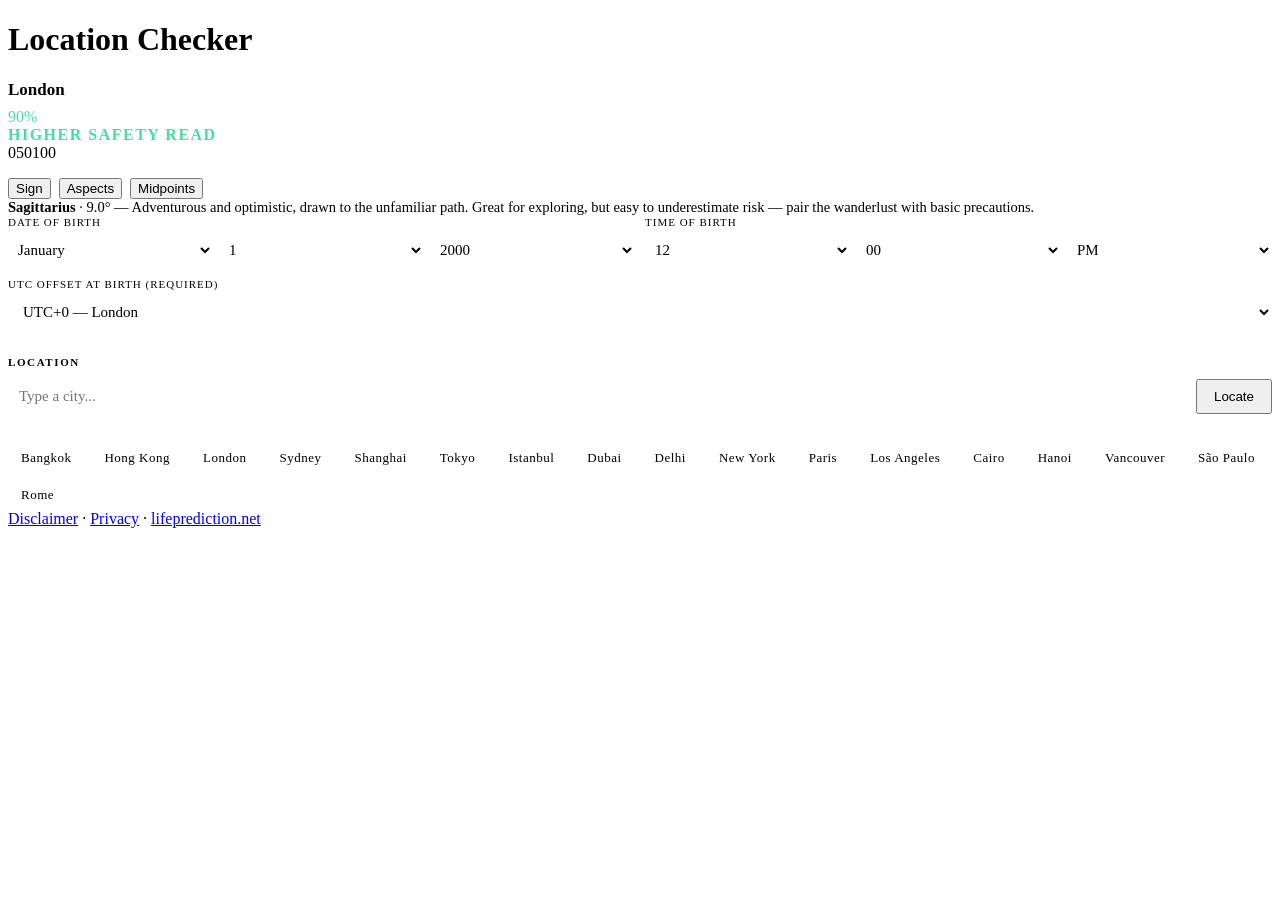
<file: widgets/location-checker/index.html>
<!doctype html>
<html lang="en">
<head>
<meta charset="utf-8">
<meta name="viewport" content="width=device-width, initial-scale=1">
<title>Location Checker</title>

<!-- Shared Pluto widget visual system — see STYLE-GUIDE.md -->
<link rel="preconnect" href="https://fonts.googleapis.com">
<link href="https://fonts.googleapis.com/css2?family=Open+Sans:wght@300;400;600&display=swap" rel="stylesheet">
<link rel="stylesheet" href="https://sanjupaison.github.io/pluto-phases-meter/pluto-style.css">

<style>
  /* ------------------------------------------------------------
     Widget-specific supplemental rules only. Nothing here hardcodes
     a color — everything pulls from the shared theme variables
     (--bg-1, --card-border, --text-hi, --text-lo, --text-faint,
     --accent, --bg-0, --radius-sm) so it stays in sync with
     whichever data-theme is set on <body>.
     ------------------------------------------------------------ */

  .lc-row { display: flex; gap: 10px; margin-bottom: 10px; }
  .lc-row:last-child { margin-bottom: 0; }
  .lc-field { flex: 1; min-width: 0; }
  .lc-field label {
    display: block; font-size: 11px; color: var(--text-faint);
    text-transform: uppercase; letter-spacing: 1px; margin-bottom: 4px;
  }

  input[type="text"], select {
    width: 100%; font-family: var(--font-body); font-weight: 300; font-size: 15px;
    padding: 9px 11px; border: 1px solid var(--card-border); border-radius: var(--radius-sm);
    background: var(--bg-1); color: var(--text-hi);
  }
  .lc-dob-row, .lc-tob-row { display: flex; gap: 6px; }
  .lc-dob-row select, .lc-tob-row select {
    width: 100%; font-family: var(--font-body); font-weight: 300; font-size: 15px;
    padding: 9px 6px; border: 1px solid var(--card-border); border-radius: var(--radius-sm);
    background: var(--bg-1); color: var(--text-hi);
  }
  input:focus, select:focus { outline: 2px solid var(--accent); outline-offset: 1px; }

  .lc-location-label {
    margin-top: 14px; padding-top: 12px; border-top: 1px solid var(--card-border);
    font-size: 11px; text-transform: uppercase; letter-spacing: 1.6px;
    color: var(--text-faint); font-weight: 700;
  }

  .lc-geo-row { display: flex; gap: 8px; margin-top: 8px; }
  .lc-geo-row input { flex: 1; }
  .lc-locate-btn { flex: 0 0 auto; padding: 0 16px; }
  .lc-geo-status { font-size: 12px; margin-top: 6px; min-height: 1.1em; color: var(--text-faint); }
  .lc-geo-status.lc-ok { color: #3fe0a0; }
  .lc-geo-status.lc-err { color: #fca5a5; }

  .lc-chips { display: flex; flex-wrap: wrap; gap: 7px; margin-top: 10px; }
  .lc-chip {
    font-family: var(--font-body); font-weight: 300; font-size: 13px; letter-spacing: 0.5px;
    padding: 7px 13px; border-radius: 999px; border: 1px solid var(--card-border);
    background: var(--bg-1); color: var(--text-lo); cursor: pointer;
  }
  .lc-chip.active { background: var(--accent); border-color: var(--accent); color: var(--bg-0); }

  .lc-meter-loc { font-size: 17px; font-weight: 600; color: var(--text-hi); margin: 0 0 8px; }

  .lc-tabs { display: flex; gap: 8px; margin-top: 16px; }
  .lc-tab-box p { margin: 0 0 8px; font-size: 14.5px; color: var(--text-hi); }
  .lc-tab-box p:last-child { margin-bottom: 0; }
  .lc-sign-name { font-weight: 600; color: var(--accent); }
  .lc-none { color: var(--text-faint); font-style: italic; }
</style>
</head>
<body data-theme="space">

<div class="app">

  <header>
    <div class="title-block"><h1>Location Checker</h1></div>
  </header>

  <div class="meter-card" id="lc-results"></div>

  <div class="zodiac-card">
    <form id="lc-form">
      <div class="lc-row">
        <div class="lc-field">
          <label for="lc-bmonth">Date of birth</label>
          <div class="lc-dob-row">
            <select id="lc-bmonth" required><option value="" disabled selected>Month</option></select>
            <select id="lc-bday" required><option value="" disabled selected>Day</option></select>
            <select id="lc-byear" required><option value="" disabled selected>Year</option></select>
          </div>
        </div>
        <div class="lc-field">
          <label for="lc-bhour">Time of birth</label>
          <div class="lc-tob-row">
            <select id="lc-bhour" required><option value="" disabled selected>Hour</option></select>
            <select id="lc-bminute" required><option value="" disabled selected>Min</option></select>
            <select id="lc-bampm" required><option value="" disabled selected>AM/PM</option></select>
          </div>
        </div>
      </div>
      <div class="lc-row">
        <div class="lc-field">
          <label for="lc-utc">UTC offset at birth (required)</label>
          <select id="lc-utc"></select>
        </div>
      </div>

      <p class="lc-location-label">Location</p>
      <div class="lc-geo-row">
        <input type="text" id="lc-place" placeholder="Type a city..." autocomplete="off">
        <button type="button" class="toggle-btn lc-locate-btn" id="lc-geo-btn">Locate</button>
      </div>
      <div class="lc-geo-status" id="lc-geo-status"></div>
      <div class="lc-chips" id="lc-city-chips"></div>
    </form>
  </div>

  <div class="out-of-range" id="lc-error"></div>

  <footer>
    <a href="https://assets.nicepagecdn.com/0b5dbf35/6598838/files/Disclaimer-terms.pdf" target="_blank" rel="noopener">Disclaimer</a>
    <span class="sep">&middot;</span>
    <a href="https://assets.nicepagecdn.com/0b5dbf35/6598838/files/Privacy.pdf" target="_blank" rel="noopener">Privacy</a>
    <span class="sep">&middot;</span>
    <a href="https://lifeprediction.net" target="_blank" rel="noopener">lifeprediction.net</a>
  </footer>

</div>

<script src="ephemeris-data.js"></script>
<script src="astro-engine.js"></script>
<script>
(function () {
  "use strict";

  // Endpoint for the hidden scoring logic (sign/degree, aspects, midpoints,
  // percentage). Replace with your deployed Cloudflare Worker URL.
  var COMPUTE_API_URL = "https://location-checker-api.sanjupaison.workers.dev/";

  var CITIES = [
    { name: "Bangkok", lat: 13.7563, lon: 100.5018 },
    { name: "Hong Kong", lat: 22.3193, lon: 114.1694 },
    { name: "London", lat: 51.5074, lon: -0.1278 },
    { name: "Sydney", lat: -33.8688, lon: 151.2093 },
    { name: "Shanghai", lat: 31.2304, lon: 121.4737 },
    { name: "Tokyo", lat: 35.6762, lon: 139.6503 },
    { name: "Istanbul", lat: 41.0082, lon: 28.9784 },
    { name: "Dubai", lat: 25.2048, lon: 55.2708 },
    { name: "Delhi", lat: 28.7041, lon: 77.1025 },
    { name: "New York", lat: 40.7128, lon: -74.0060 },
    { name: "Paris", lat: 48.8566, lon: 2.3522 },
    { name: "Los Angeles", lat: 34.0522, lon: -118.2437 },
    { name: "Cairo", lat: 30.0444, lon: 31.2357 },
    { name: "Hanoi", lat: 21.0278, lon: 105.8342 },
    { name: "Vancouver", lat: 49.2827, lon: -123.1207 },
    { name: "S\u00e3o Paulo", lat: -23.5505, lon: -46.6333 },
    { name: "Rome", lat: 41.9028, lon: 12.4964 }
  ];
  var DEFAULT_CITY = CITIES[2]; // London

  var resultsEl = document.getElementById("lc-results");
  var errorEl = document.getElementById("lc-error");
  var utcSelect = document.getElementById("lc-utc");
  var monthSelect = document.getElementById("lc-bmonth");
  var daySelect = document.getElementById("lc-bday");
  var yearSelect = document.getElementById("lc-byear");
  var hourSelect = document.getElementById("lc-bhour");
  var minuteSelect = document.getElementById("lc-bminute");
  var ampmSelect = document.getElementById("lc-bampm");
  var placeInput = document.getElementById("lc-place");
  var geoBtn = document.getElementById("lc-geo-btn");
  var geoStatus = document.getElementById("lc-geo-status");
  var chipsEl = document.getElementById("lc-city-chips");

  var currentLat = DEFAULT_CITY.lat, currentLon = DEFAULT_CITY.lon, currentLabel = DEFAULT_CITY.name;
  var activeChip = null;
  var activeTab = "sign";
  var lastResult = null;

  function pad(n) { return n < 10 ? "0" + n : "" + n; }

  // ---- populate the month/day/year and hour/minute/AM-PM dropdowns ----
  var MONTHS = ["January","February","March","April","May","June","July","August","September","October","November","December"];
  MONTHS.forEach(function (name, i) {
    var opt = document.createElement("option");
    opt.value = i + 1; opt.textContent = name;
    monthSelect.appendChild(opt);
  });
  for (var d = 1; d <= 31; d++) {
    var opt = document.createElement("option");
    opt.value = d; opt.textContent = d;
    daySelect.appendChild(opt);
  }
  for (var y = 2200; y >= 1900; y--) {
    var opt = document.createElement("option");
    opt.value = y; opt.textContent = y;
    yearSelect.appendChild(opt);
  }
  for (var h = 1; h <= 12; h++) {
    var opt = document.createElement("option");
    opt.value = h; opt.textContent = pad(h);
    hourSelect.appendChild(opt);
  }
  for (var m = 0; m <= 59; m++) {
    var opt = document.createElement("option");
    opt.value = m; opt.textContent = pad(m);
    minuteSelect.appendChild(opt);
  }
  ["AM", "PM"].forEach(function (p) {
    var opt = document.createElement("option");
    opt.value = p; opt.textContent = p;
    ampmSelect.appendChild(opt);
  });

  // ---- defaults: match the static example reading shown below (Jan 1,
  // 2000, 12:00 PM, UTC+0, London) so the form and the sample result agree ----
  monthSelect.value = 1;
  daySelect.value = 1;
  yearSelect.value = 2000;
  hourSelect.value = 12;
  minuteSelect.value = 0;
  ampmSelect.value = "PM";

  // UTC offset options, each paired with a major city on that offset, default
  // to the browser's own local offset
  var OFFSETS = [
    { v: -12, city: "Baker Island" },
    { v: -11, city: "Pago Pago" },
    { v: -10, city: "Honolulu" },
    { v: -9.5, city: "Marquesas Islands" },
    { v: -9, city: "Anchorage" },
    { v: -8, city: "Los Angeles" },
    { v: -7, city: "Denver" },
    { v: -6, city: "Chicago" },
    { v: -5, city: "New York" },
    { v: -4.5, city: "Caracas (historic)" },
    { v: -4, city: "Santiago" },
    { v: -3.5, city: "St. John's" },
    { v: -3, city: "S\u00e3o Paulo" },
    { v: -2, city: "South Georgia" },
    { v: -1, city: "Azores" },
    { v: 0, city: "London" },
    { v: 1, city: "Paris" },
    { v: 2, city: "Cairo" },
    { v: 3, city: "Istanbul" },
    { v: 3.5, city: "Tehran" },
    { v: 4, city: "Dubai" },
    { v: 4.5, city: "Kabul" },
    { v: 5, city: "Karachi" },
    { v: 5.5, city: "Delhi" },
    { v: 5.75, city: "Kathmandu" },
    { v: 6, city: "Dhaka" },
    { v: 6.5, city: "Yangon" },
    { v: 7, city: "Bangkok" },
    { v: 8, city: "Hong Kong" },
    { v: 8.75, city: "Eucla" },
    { v: 9, city: "Tokyo" },
    { v: 9.5, city: "Adelaide" },
    { v: 10, city: "Sydney" },
    { v: 10.5, city: "Lord Howe Island" },
    { v: 11, city: "Honiara" },
    { v: 12, city: "Auckland" },
    { v: 12.75, city: "Chatham Islands" },
    { v: 13, city: "Apia" },
    { v: 14, city: "Kiritimati" }
  ];
  var closestOffset = 0; // default to UTC+0, matching the London example reading
  OFFSETS.forEach(function (o) {
    var opt = document.createElement("option");
    opt.value = o.v;
    opt.textContent = "UTC" + (o.v >= 0 ? "+" : "") + o.v + " \u2014 " + o.city;
    if (o.v === closestOffset) opt.selected = true;
    utcSelect.appendChild(opt);
  });

  // City chips
  CITIES.forEach(function (c) {
    var btn = document.createElement("button");
    btn.type = "button";
    btn.className = "lc-chip";
    btn.textContent = c.name;
    if (c === DEFAULT_CITY) { btn.classList.add("active"); activeChip = btn; }
    btn.addEventListener("click", function () {
      currentLat = c.lat; currentLon = c.lon; currentLabel = c.name;
      placeInput.value = c.name;
      geoStatus.textContent = "";
      if (activeChip) activeChip.classList.remove("active");
      btn.classList.add("active");
      activeChip = btn;
      tryCompute();
    });
    chipsEl.appendChild(btn);
  });

  function clearChipSelection() {
    if (activeChip) { activeChip.classList.remove("active"); activeChip = null; }
  }

  placeInput.addEventListener("input", clearChipSelection);

  geoBtn.addEventListener("click", function () {
    var place = placeInput.value.trim();
    // No new place typed (empty, or unchanged from the already-resolved
    // location) — just recalculate with the current lat/lon. This lets
    // "Locate" double as the general "recalculate now" action after
    // changing the date/time fields, without re-hitting the geocoder.
    if (!place || place === currentLabel) {
      geoStatus.textContent = "";
      tryCompute();
      return;
    }
    geoStatus.textContent = "Searching...";
    geoStatus.className = "lc-geo-status";
    var url = "https://nominatim.openstreetmap.org/search?format=json&limit=1&q=" + encodeURIComponent(place);
    fetch(url, { headers: { "Accept": "application/json" } })
      .then(function (r) { return r.json(); })
      .then(function (res) {
        if (!res || res.length === 0) throw new Error("Could not find that place.");
        currentLat = parseFloat(res[0].lat);
        currentLon = parseFloat(res[0].lon);
        currentLabel = res[0].display_name.split(",")[0];
        clearChipSelection();
        geoStatus.textContent = "Found: " + res[0].display_name;
        geoStatus.className = "lc-geo-status lc-ok";
        tryCompute();
      })
      .catch(function (err) {
        geoStatus.textContent = err.message || "Could not find that place.";
        geoStatus.className = "lc-geo-status lc-err";
      });
  });

  // Date/time fields intentionally do NOT auto-recalculate (each change
  // would hit the API). Press "Locate" to recalculate with the current
  // location after adjusting them.

  function showError(msg) { errorEl.textContent = msg; errorEl.className = "out-of-range show"; }
  function clearError() { errorEl.className = "out-of-range"; errorEl.textContent = ""; }

  function cap(s) { return s.charAt(0).toUpperCase() + s.slice(1); }
  function escapeHtml(s) {
    var d = document.createElement("div");
    d.textContent = s;
    return d.innerHTML;
  }

  function tabContent(tab, r) {
    if (tab === "sign") {
      return '<p><span class="lc-sign-name">' + r.sign + '</span> &middot; ' + r.degInSign.toFixed(1) + '&deg; &mdash; ' + SIGN_TEXT[r.sign] + '</p>';
    }
    if (tab === "aspects") {
      if (r.planetAspects.length === 0) return '<p class="lc-none">No natal planets closely aspect this point here.</p>';
      return r.planetAspects.map(function (a) {
        return '<p>' + cap(a.planet) + ' ' + ASPECT_TONE[a.aspect] + ' this point &mdash; ' + PLANET_INFO[a.planet] + '.</p>';
      }).join("");
    }
    if (tab === "midpoints") {
      if (r.midpointHits.length === 0) return '<p class="lc-none">No natal midpoints land here.</p>';
      return r.midpointHits.map(function (m) {
        return '<p>This point sits on your ' + cap(m.a) + '/' + cap(m.b) + ' midpoint &mdash; ' + PLANET_INFO[m.a] + ' meets ' + PLANET_INFO[m.b] + '.</p>';
      }).join("");
    }
    return "";
  }

  function renderResults(r) {
    lastResult = r;
    var colorHex = r.pct <= 30 ? "#ff5c6c" : (r.pct >= 70 ? "#3fe0a0" : "#ffcf5c");
    var word = r.pct <= 30 ? "Lower safety read" : (r.pct >= 70 ? "Higher safety read" : "Mixed safety read");

    var html = "";
    html += '<p class="lc-meter-loc">' + escapeHtml(r.locationLabel) + '</p>';
    if (r.approximate) {
      html += '<p class="lc-geo-status lc-err" style="margin:0 0 10px;">Precise ephemeris data failed to load — this reading uses lower-accuracy approximate calculations.</p>';
    }
    html += '<div class="meter-pct" style="color:' + colorHex + '">' + r.pct + '%</div>';
    html += '<div class="meter-status" style="color:' + colorHex + '; font-weight:700; text-transform:uppercase; letter-spacing:1.5px;">' + word + '</div>';
    html += '<div class="meter-track"><div class="meter-fill" style="width:' + r.pct + '%; background:' + colorHex + ';"></div></div>';
    html += '<div class="meter-scale"><span>0</span><span>50</span><span>100</span></div>';

    html += '<div class="gender-toggle lc-tabs">' +
      '<button type="button" class="toggle-btn" data-tab="sign">Sign</button>' +
      '<button type="button" class="toggle-btn" data-tab="aspects">Aspects</button>' +
      '<button type="button" class="toggle-btn" data-tab="midpoints">Midpoints</button>' +
      '</div>';
    html += '<div class="collapsible-panel open lc-tab-box" id="lc-tab-box"></div>';
    resultsEl.innerHTML = html;

    var tabButtons = resultsEl.querySelectorAll(".toggle-btn");
    tabButtons.forEach(function (btn) {
      if (btn.getAttribute("data-tab") === activeTab) btn.classList.add("active");
      btn.addEventListener("click", function () {
        activeTab = btn.getAttribute("data-tab");
        tabButtons.forEach(function (b) { b.classList.remove("active"); });
        btn.classList.add("active");
        document.getElementById("lc-tab-box").innerHTML = tabContent(activeTab, lastResult);
      });
    });
    document.getElementById("lc-tab-box").innerHTML = tabContent(activeTab, r);
  }

  function tryCompute() {
    clearError();
    if (!monthSelect.value || !daySelect.value || !yearSelect.value ||
        !hourSelect.value || !minuteSelect.value || !ampmSelect.value) return;

    var bYear = parseInt(yearSelect.value, 10);
    var bMonth = parseInt(monthSelect.value, 10);
    var bDay = parseInt(daySelect.value, 10);
    var hour24 = parseInt(hourSelect.value, 10) % 12;
    if (ampmSelect.value === "PM") hour24 += 12;
    var minute = parseInt(minuteSelect.value, 10);
    var utcOffset = parseFloat(utcSelect.value);

    try {
      var utHour = hour24 + minute / 60 - utcOffset;
      var jd = LCAstro.julianDay(bYear, bMonth, bDay, utHour);
      var ascRelocated = LCAstro.ascendantLongitude(jd, currentLat, currentLon);
      var natalInfo = LCAstro.getNatalLongitudes(jd); // { natal, approximate }

      fetch(COMPUTE_API_URL, {
        method: "POST",
        headers: { "Content-Type": "application/json" },
        body: JSON.stringify({
          ascRelocated: ascRelocated,
          natal: natalInfo.natal,
          approximate: natalInfo.approximate
        })
      })
        .then(function (resp) {
          if (!resp.ok) throw new Error("Server returned an error.");
          return resp.json();
        })
        .then(function (result) {
          result.locationLabel = currentLabel;
          renderResults(result);
        })
        .catch(function (err) {
          showError(err.message || "Something went wrong computing this reading.");
        });
    } catch (err) {
      showError(err.message || "Something went wrong computing this reading.");
    }
  }

  document.getElementById("lc-form").addEventListener("submit", function (e) { e.preventDefault(); tryCompute(); });

  // ---- content tables ----
  var SIGN_TEXT = {
    "Aries": "Instincts run fast and protective here, which cuts both ways: you'll sense trouble quickly, but the same speed can push you into unfamiliar streets before you've really weighed it. Trust the gut call, just don't sprint past it.",
    "Taurus": "A grounded, comfort-seeking read. You gravitate to established, well-worn areas and steady routines, which is generally a safe pattern &mdash; the risk is moving slowly to notice a place has changed.",
    "Gemini": "Sharp and adaptable, quick to read a room and switch plans. The main vulnerability is distraction &mdash; heads up and phone down in unfamiliar blocks.",
    "Cancer": "Home-and-safety instincts are heightened. You feel the mood of a place almost immediately, for better or worse; unfamiliar places can feel emotionally unsettling even when nothing is actually wrong.",
    "Leo": "A confident, visible presence that can deter petty trouble &mdash; but also draws attention. Walk like you know where you're going, and keep valuables low-key.",
    "Virgo": "Detail-oriented and exit-aware. You tend to plan routes and notice hazards before they matter, which is a genuine safety asset in this placement.",
    "Libra": "Easy rapport with locals and strangers alike, but a pull toward smoothing things over. Speak up the moment something feels off instead of staying polite.",
    "Scorpio": "Sharp instincts for hidden risk and reading intentions. Comfortable being alone or private, with steady composure if something does go wrong.",
    "Sagittarius": "Adventurous and optimistic, drawn to the unfamiliar path. Great for exploring, but easy to underestimate risk &mdash; pair the wanderlust with basic precautions.",
    "Capricorn": "Cautious and structured. You plan ahead and respect local rules, which generally keeps decision-making low-risk in new places.",
    "Aquarius": "Independent and unconventional, happy to go off-script. Worth double-checking an area's reputation before improvising a route.",
    "Pisces": "Intuitive but easily absorbed in your own world, which can mean losing track of surroundings or being an easier target for a con. A little extra grounding helps here."
  };

  var PLANET_INFO = {
    sun: "visibility and confidence",
    moon: "emotional comfort and routine",
    mercury: "communication and quick thinking",
    venus: "ease, charm and social connection",
    mars: "energy, assertiveness and risk-taking",
    jupiter: "opportunity and expansiveness",
    saturn: "caution, structure and restriction",
    uranus: "unpredictability and sudden change",
    neptune: "confusion, illusion and vulnerability",
    pluto: "intensity, power dynamics and transformation"
  };

  var ASPECT_TONE = {
    Conjunction: "strongly colors",
    Sextile: "gently supports",
    Trine: "smoothly supports",
    Square: "creates friction with",
    Opposition: "pulls against"
  };

  // Static example reading, computed offline and hardcoded here — shown on
  // load so the card isn't empty, without spending a request before the
  // person has interacted with anything.
  renderResults({
    sign: "Sagittarius",
    degInSign: 9.024666183537306,
    pct: 90,
    planetAspects: [{ planet: "pluto", aspect: "Conjunction", orb: 2.430333816462678 }],
    midpointHits: [{ a: "moon", b: "mercury", orb: 1.4271661835373095 }],
    approximate: false,
    locationLabel: "London"
  });
})();
</script>
</body>
</html>
</file>
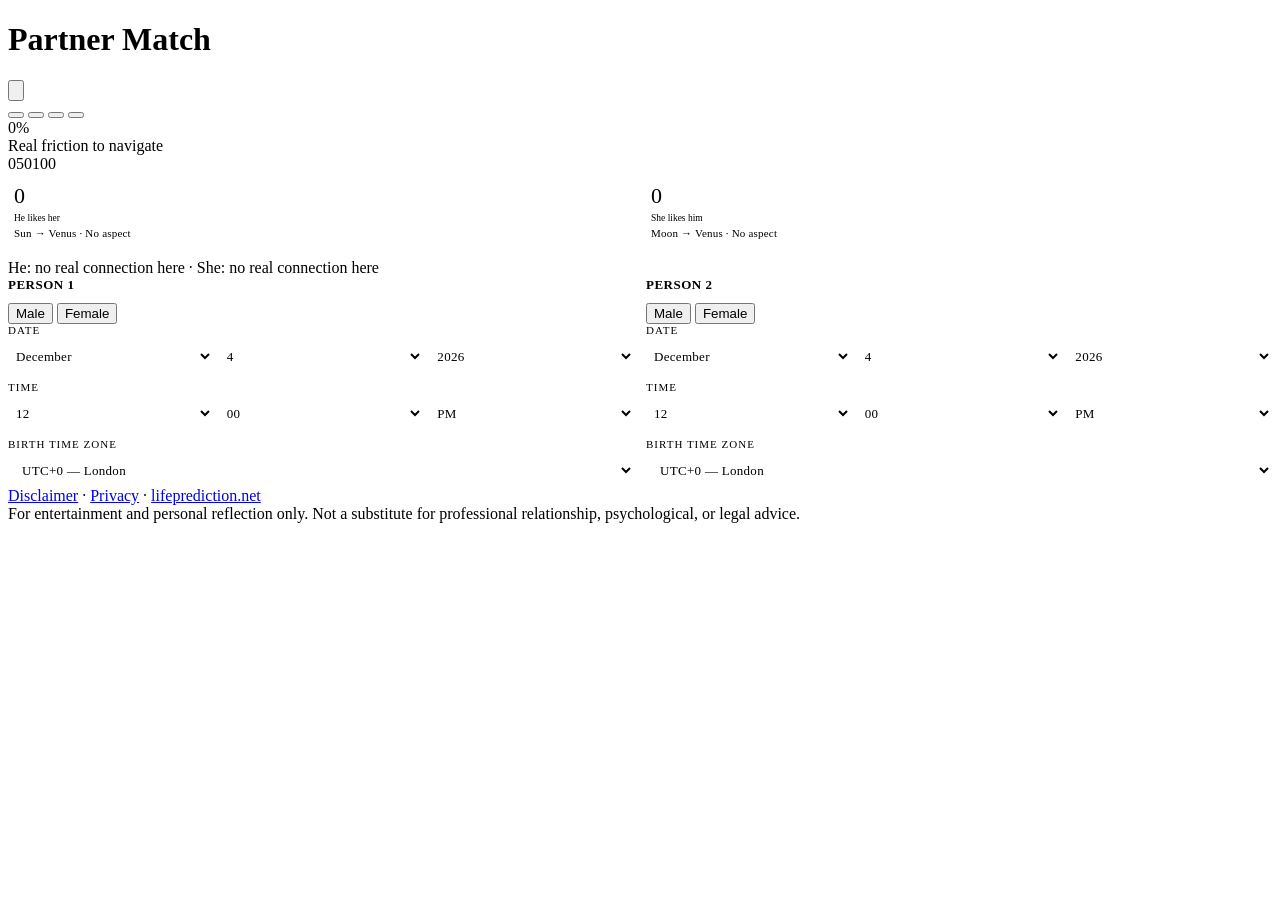
<file: widgets/partner-match/index.html>
<!doctype html>
<html lang="en">
<head>
<meta charset="utf-8">
<meta name="viewport" content="width=device-width, initial-scale=1">
<title>Partner Match</title>

<!-- Shared Pluto visual system, per STYLE-GUIDE.md -->
<link rel="preconnect" href="https://fonts.googleapis.com">
<link href="https://fonts.googleapis.com/css2?family=Open+Sans:wght@300;400;600&display=swap" rel="stylesheet">
<link rel="stylesheet" href="https://sanjupaison.github.io/pluto-phases-meter/pluto-style.css">

<style>
  /* ---- widget-specific bits not covered by pluto-style.css ---- */
  .pm-row{ display:flex; gap:10px; margin-bottom:8px; }
  .pm-row:last-child{ margin-bottom:0; }
  .pm-field{ flex:1; min-width:0; }
  .pm-field label{
    display:block; font-size:11px; color:var(--text-faint);
    text-transform:uppercase; letter-spacing:1px; margin-bottom:4px;
  }
  .pm-field select{
    width:100%; font-family:var(--font-mono); font-size:13px; letter-spacing:.3px;
    padding:8px 10px; border:1px solid var(--card-border); border-radius:var(--radius-sm);
    background:var(--bg-1); color:var(--text-hi);
  }
  .pm-field input:focus, .pm-field select:focus{ outline:2px solid var(--accent); outline-offset:1px; }
  .pm-dob-row, .pm-tob-row{ display:flex; gap:6px; }
  .pm-dob-row select, .pm-tob-row select{
    width:100%; font-family:var(--font-mono); font-size:13px; letter-spacing:.3px;
    padding:8px 4px; border:1px solid var(--card-border); border-radius:var(--radius-sm);
    background:var(--bg-1); color:var(--text-hi);
  }
  .pm-person-label{
    font-size:13px; font-weight:700; letter-spacing:.5px; color:var(--accent);
    text-transform:uppercase; margin:0 0 10px;
  }
  .pm-two-col{ display:grid; grid-template-columns:1fr 1fr; gap:12px; }
  @media (max-width:420px){ .pm-two-col{ grid-template-columns:1fr; } }

  .pm-bd-grid{ display:grid; grid-template-columns:1fr 1fr; gap:10px; }
  .pm-bd-grid .bd-item{ padding:10px 6px; }
  .pm-bd-grid .bd-num{ font-size:22px; }
  .pm-bd-grid .bd-label{ font-size:9.5px; margin-top:4px; }
  .pm-bd-sub{ font-size:11px; color:var(--text-lo); margin-top:4px; letter-spacing:.2px; }

  .pm-error{
    margin-top:8px; padding:8px 12px; border-radius:var(--radius-sm); font-size:12.5px;
    background:var(--bg-1); color:var(--text-lo); border:1px solid var(--card-border); text-align:center;
  }
</style>
</head>
<body data-theme="space">

<div class="app" id="pm-root">

  <header>
    <div class="title-block"><h1>Partner Match</h1></div>
    <div class="header-right">
      <button type="button" class="header-refresh-btn" id="pm-theme-btn" title="Change theme" aria-label="Change theme">
        <svg viewBox="0 0 24 24" fill="none" stroke="currentColor" stroke-width="1.8" stroke-linecap="round" stroke-linejoin="round">
          <circle cx="13.5" cy="6.5" r="1.2" fill="currentColor" stroke="none"/>
          <circle cx="17.5" cy="10.5" r="1.2" fill="currentColor" stroke="none"/>
          <circle cx="8.5" cy="7.5" r="1.2" fill="currentColor" stroke="none"/>
          <circle cx="6.5" cy="12.5" r="1.2" fill="currentColor" stroke="none"/>
          <path d="M12 2a10 10 0 1 0 0 20c1.4 0 2-1 2-2 0-.6-.2-1-.5-1.4-.3-.4-.5-.8-.5-1.3 0-1 .8-1.8 1.8-1.8H17a3 3 0 0 0 3-3c0-5.5-3.6-10.5-8-10.5z"/>
        </svg>
      </button>
    </div>
  </header>

  <!-- theme picker -->
  <div class="collapsible-panel" id="pm-theme-panel">
    <div class="theme-grid">
      <button type="button" class="theme-swatch" data-theme="space" style="--dot-color:#c084fc" title="Space"></button>
      <button type="button" class="theme-swatch" data-theme="dashboard" style="--dot-color:#7dd3fc" title="Dashboard"></button>
      <button type="button" class="theme-swatch" data-theme="celestial" style="--dot-color:#e7c368" title="Celestial"></button>
      <button type="button" class="theme-swatch" data-theme="synth" style="--dot-color:#ff5fc4" title="Synth"></button>
    </div>
  </div>

  <div class="pm-error" id="pm-error" style="display:none;"></div>

  <!-- overall meter -->
  <div class="meter-card">
    <div class="meter-pct" id="pm-pct">--%</div>
    <div class="meter-status" id="pm-status">Enter both birth times to see a reading</div>
    <div class="meter-track">
      <div class="meter-fill" id="pm-fill" style="background:linear-gradient(90deg, var(--accent-2), var(--accent));"></div>
    </div>
    <div class="meter-scale"><span>0</span><span>50</span><span>100</span></div>
  </div>

  <!-- breakdown -->
  <div class="breakdown-card">
    <div class="pm-bd-grid">
      <div class="bd-item" id="pm-bd-1">
        <div class="bd-num">--</div>
        <div class="bd-label" id="pm-bd-1-label">Person 1 likes Person 2</div>
        <div class="pm-bd-sub" id="pm-bd-1-sub">Sun &middot; Venus</div>
      </div>
      <div class="bd-item" id="pm-bd-2">
        <div class="bd-num">--</div>
        <div class="bd-label" id="pm-bd-2-label">Person 2 likes Person 1</div>
        <div class="pm-bd-sub" id="pm-bd-2-sub">Moon &middot; Venus</div>
      </div>
    </div>
    <div class="hint-box" id="pm-hint" style="margin-top:10px;">Fill in both birth times</div>
  </div>

  <!-- birth details -->
  <div class="pm-two-col">
    <div class="zodiac-card">
      <p class="pm-person-label">Person 1</p>
      <div class="gender-row">
        <button type="button" class="toggle-btn pm-gender-btn active" data-person="1" data-gender="male">Male</button>
        <button type="button" class="toggle-btn pm-gender-btn" data-person="1" data-gender="female">Female</button>
      </div>
      <div class="pm-row">
        <div class="pm-field">
          <label for="pm-p1-month">Date</label>
          <div class="pm-dob-row">
            <select id="pm-p1-month"><option value="" disabled selected>Month</option></select>
            <select id="pm-p1-day"><option value="" disabled selected>Day</option></select>
            <select id="pm-p1-year"><option value="" disabled selected>Year</option></select>
          </div>
        </div>
      </div>
      <div class="pm-row">
        <div class="pm-field">
          <label for="pm-p1-hour">Time</label>
          <div class="pm-tob-row">
            <select id="pm-p1-hour"><option value="" disabled selected>Hour</option></select>
            <select id="pm-p1-minute"><option value="" disabled selected>Min</option></select>
            <select id="pm-p1-ampm"><option value="" disabled selected>AM/PM</option></select>
          </div>
        </div>
      </div>
      <div class="pm-row">
        <div class="pm-field">
          <label for="pm-p1-utc">Birth time zone</label>
          <select id="pm-p1-utc"></select>
        </div>
      </div>
    </div>

    <div class="zodiac-card">
      <p class="pm-person-label">Person 2</p>
      <div class="gender-row">
        <button type="button" class="toggle-btn pm-gender-btn" data-person="2" data-gender="male">Male</button>
        <button type="button" class="toggle-btn pm-gender-btn active" data-person="2" data-gender="female">Female</button>
      </div>
      <div class="pm-row">
        <div class="pm-field">
          <label for="pm-p2-month">Date</label>
          <div class="pm-dob-row">
            <select id="pm-p2-month"><option value="" disabled selected>Month</option></select>
            <select id="pm-p2-day"><option value="" disabled selected>Day</option></select>
            <select id="pm-p2-year"><option value="" disabled selected>Year</option></select>
          </div>
        </div>
      </div>
      <div class="pm-row">
        <div class="pm-field">
          <label for="pm-p2-hour">Time</label>
          <div class="pm-tob-row">
            <select id="pm-p2-hour"><option value="" disabled selected>Hour</option></select>
            <select id="pm-p2-minute"><option value="" disabled selected>Min</option></select>
            <select id="pm-p2-ampm"><option value="" disabled selected>AM/PM</option></select>
          </div>
        </div>
      </div>
      <div class="pm-row">
        <div class="pm-field">
          <label for="pm-p2-utc">Birth time zone</label>
          <select id="pm-p2-utc"></select>
        </div>
      </div>
    </div>
  </div>

  <footer>
    <a href="https://assets.nicepagecdn.com/0b5dbf35/6598838/files/Disclaimer-terms.pdf" target="_blank" rel="noopener">Disclaimer</a>
    <span class="sep">&middot;</span>
    <a href="https://assets.nicepagecdn.com/0b5dbf35/6598838/files/Privacy.pdf" target="_blank" rel="noopener">Privacy</a>
    <span class="sep">&middot;</span>
    <a href="https://lifeprediction.net" target="_blank" rel="noopener">lifeprediction.net</a>
    <div class="disclaimer-line">For entertainment and personal reflection only. Not a substitute for professional relationship, psychological, or legal advice.</div>
  </footer>

</div>

<script>
(function () {
  "use strict";

  /* ===================================================================
     Astronomy — Julian Day, Sun, Moon, and Venus geocentric ecliptic
     longitude. Only these three bodies are needed here, so outer
     planets, the ascendant, and location input are omitted entirely.
     Verified against a professional ephemeris (Astro-Seek) to within
     about 1.5 arcminutes for all three bodies.
     =================================================================== */
  function toRad(d){ return d * Math.PI / 180; }
  function toDeg(r){ return r * 180 / Math.PI; }
  function norm360(x){ x = x % 360; if (x < 0) x += 360; return x; }

  function julianDay(y, m, d, hourUT) {
    if (m <= 2) { y -= 1; m += 12; }
    var A = Math.floor(y / 100);
    var B = 2 - A + Math.floor(A / 4);
    var JD0 = Math.floor(365.25 * (y + 4716)) + Math.floor(30.6001 * (m + 1)) + d + B - 1524.5;
    return JD0 + hourUT / 24;
  }

  function sunLongitude(jd) {
    var T = (jd - 2451545.0) / 36525;
    var L0 = norm360(280.46646 + 36000.76983 * T + 0.0003032 * T * T);
    var M = norm360(357.52911 + 35999.05029 * T - 0.0001537 * T * T);
    var Mr = toRad(M);
    var C = (1.914602 - 0.004817 * T - 0.000014 * T * T) * Math.sin(Mr)
      + (0.019993 - 0.000101 * T) * Math.sin(2 * Mr)
      + 0.000289 * Math.sin(3 * Mr);
    var trueLong = L0 + C;
    // Small nutation + aberration correction for apparent (vs. mean) longitude.
    var omega = 125.04 - 1934.136 * T;
    var apparent = trueLong - 0.00569 - 0.00478 * Math.sin(toRad(omega));
    return norm360(apparent);
  }

  function moonLongitude(jd) {
    var T = (jd - 2451545.0) / 36525;
    // Moon's mean longitude, mean elongation from Sun, Sun's mean anomaly,
    // Moon's mean anomaly, Moon's argument of latitude — carried to T^2.
    var Lp = norm360(218.3164477 + 481267.88123421 * T - 0.0015786 * T * T);
    var D  = norm360(297.8501921 + 445267.1114034 * T - 0.0018819 * T * T);
    var M  = norm360(357.5291092 + 35999.0502909 * T - 0.0001536 * T * T);
    var Mp = norm360(134.9633964 + 477198.8675055 * T + 0.0087414 * T * T);
    var F  = norm360(93.2720950 + 483202.0175233 * T - 0.0036539 * T * T);

    // The 25 largest-amplitude longitude terms of the truncated ELP2000/Meeus
    // lunar theory, each row [D, M, M', F, amplitude in millionths of a degree].
    var MOON_TERMS = [
      [0, 0, 1, 0, 6288774], [2, 0, -1, 0, 1274027], [2, 0, 0, 0, 658314],
      [0, 0, 2, 0, 213618], [0, 1, 0, 0, -185116], [0, 0, 0, 2, -114332],
      [2, 0, -2, 0, 58793], [2, -1, -1, 0, 57066], [2, 0, 1, 0, 53322],
      [2, -1, 0, 0, 45758], [0, 1, -1, 0, -40923], [1, 0, 0, 0, -34720],
      [0, 1, 1, 0, -30383], [2, 0, 0, -2, 15327], [0, 0, 1, 2, -12528],
      [0, 0, 1, -2, 10980], [4, 0, -1, 0, 10675], [0, 0, 3, 0, 10034],
      [4, 0, -2, 0, 8548], [2, 1, -1, 0, -7888], [2, 1, 0, 0, -6766],
      [1, 0, -1, 0, -5163], [1, 1, 0, 0, 4987], [2, -1, 1, 0, 4036],
      [2, 0, 2, 0, 3994]
    ];
    var sumL = 0;
    for (var i = 0; i < MOON_TERMS.length; i++) {
      var t4 = MOON_TERMS[i];
      var arg = t4[0] * D + t4[1] * M + t4[2] * Mp + t4[3] * F;
      sumL += t4[4] * Math.sin(toRad(arg));
    }
    var longitude = Lp + sumL / 1000000.0;

    // Dominant nutation-in-longitude term, tied to the Moon's mean node,
    // for consistency with the correction already applied to the Sun.
    var omegaNode = norm360(125.0445479 - 1934.1362891 * T + 0.0020754 * T * T);
    var nutationDeg = -17.20 * Math.sin(toRad(omegaNode)) / 3600.0;

    return norm360(longitude + nutationDeg);
  }

  var ELEMENTS = {
    venus: { a: [0.72333566, 0.00000390], e: [0.00677672, -0.00004107], I: [3.39467605, -0.00078890], L: [181.97909950, 58517.81538729], peri: [131.60246718, 0.00268329], node: [76.67984255, -0.27769418] },
    earth: { a: [1.00000261, 0.00000562], e: [0.01671123, -0.00004392], I: [-0.00001531, -0.01294668], L: [100.46457166, 35999.37244981], peri: [102.93768193, 0.32327364], node: [0.0, 0.0] }
  };

  function keplerSolve(Mdeg, e) {
    var M = Mdeg % 360; if (M > 180) M -= 360; if (M < -180) M += 360;
    var Mrad = toRad(M);
    var E = Mrad;
    for (var i = 0; i < 12; i++) {
      var dE = (E - e * Math.sin(E) - Mrad) / (1 - e * Math.cos(E));
      E -= dE;
      if (Math.abs(dE) < 1e-9) break;
    }
    return E;
  }

  function heliocentricXYZ(elem, T) {
    var a = elem.a[0] + elem.a[1] * T;
    var e = elem.e[0] + elem.e[1] * T;
    var I = toRad(elem.I[0] + elem.I[1] * T);
    var L = norm360(elem.L[0] + elem.L[1] * T);
    var peri = norm360(elem.peri[0] + elem.peri[1] * T);
    var node = norm360(elem.node[0] + elem.node[1] * T);
    var w = toRad(norm360(peri - node));
    var Om = toRad(node);
    var M = norm360(L - peri);
    var E = keplerSolve(M, e);
    var xp = a * (Math.cos(E) - e);
    var yp = a * Math.sqrt(1 - e * e) * Math.sin(E);
    var cw = Math.cos(w), sw = Math.sin(w), cO = Math.cos(Om), sO = Math.sin(Om), cI = Math.cos(I), sI = Math.sin(I);
    var x = (cw * cO - sw * sO * cI) * xp + (-sw * cO - cw * sO * cI) * yp;
    var y = (cw * sO + sw * cO * cI) * xp + (-sw * sO + cw * cO * cI) * yp;
    return { x: x, y: y };
  }

  function venusLongitude(jd) {
    var T = (jd - 2451545.0) / 36525;
    var p = heliocentricXYZ(ELEMENTS.venus, T);
    var e = heliocentricXYZ(ELEMENTS.earth, T);
    var x = p.x - e.x, y = p.y - e.y;
    var lon = toDeg(Math.atan2(y, x));
    lon += 1.3970 * T;
    return norm360(lon);
  }

  function angularDiff(a, b) {
    var d = Math.abs(a - b) % 360;
    if (d > 180) d = 360 - d;
    return d;
  }

  /* ===================================================================
     Aspect scoring — Conjunct 100, Sextile 50, Square 0, Trine 75,
     Opposite 0. Each aspect only applies within an 8° orb of its exact
     angle: match starts at the aspect's base percentage at 0° delta
     and decreases linearly, degree for degree, to 0% at an 8° delta.
     Outside every orb (more than 8° from all five angles), the pairing
     scores a flat 0% — there's no aspect at all to base a score on.
     =================================================================== */
  var ORB = 8;
  var ASPECTS = [
    { angle: 0,   base: 100, name: "Conjunction" },
    { angle: 60,  base: 50,  name: "Sextile" },
    { angle: 90,  base: 0,   name: "Square" },
    { angle: 120, base: 75,  name: "Trine" },
    { angle: 180, base: 0,   name: "Opposition" }
  ];

  function aspectResult(diff) {
    var best = null;
    ASPECTS.forEach(function (a) {
      var delta = Math.abs(diff - a.angle);
      if (delta <= ORB) {
        var pct = a.base * (1 - delta / ORB);
        if (!best || pct > best.pct) best = { name: a.name, pct: pct, delta: delta };
      }
    });
    if (!best) return { name: "No aspect", pct: 0, delta: null };
    return best;
  }

  var ASPECT_BLURB = {
    Conjunction: "intense, instant chemistry",
    Sextile: "easy, friendly warmth",
    Square: "friction and tension",
    Trine: "natural, flowing harmony",
    Opposition: "magnetic but polarizing pull",
    "No aspect": "no real connection here"
  };

  /* ===================================================================
     Gender-based scoring rule (applies to either person, in either slot):
       - If a person is Male:   their Sun  is compared to the OTHER person's Venus.
       - If a person is Female: their Moon is compared to the OTHER person's Venus.
     Two scores are always computed — one from each person's own point of
     view — so this naturally covers every combination:
       Male + Female  -> His Sun vs her Venus, and her Moon vs his Venus
                          (the classic "he likes her" / "she likes him" pair).
       Male + Male    -> 1st male's Sun vs 2nd male's Venus, and vice versa.
       Female + Female-> 1st female's Moon vs 2nd female's Venus, and vice versa.
     =================================================================== */
  function selfLongitude(gender, jd) {
    return gender === "male" ? sunLongitude(jd) : moonLongitude(jd);
  }
  function planetLabel(gender) {
    return gender === "male" ? "Sun \u2192 Venus" : "Moon \u2192 Venus";
  }
  function pronounSubject(gender) { return gender === "male" ? "He" : "She"; }
  function pronounObject(gender) { return gender === "male" ? "him" : "her"; }

  function likesLabel(selfGender, otherGender, selfIndex, otherIndex) {
    if (selfGender === otherGender) {
      var noun = selfGender === "male" ? "Male" : "Female";
      var otherNoun = selfGender === "male" ? "male" : "female";
      return noun + " " + selfIndex + " likes " + otherNoun + " " + otherIndex;
    }
    return pronounSubject(selfGender) + " likes " + pronounObject(otherGender);
  }

  /* ===================================================================
     UI wiring
     =================================================================== */
  var OFFSETS = [
    { v: -12, city: "Baker Island" }, { v: -11, city: "Pago Pago" }, { v: -10, city: "Honolulu" },
    { v: -9.5, city: "Marquesas Islands" }, { v: -9, city: "Anchorage" }, { v: -8, city: "Los Angeles" },
    { v: -7, city: "Denver" }, { v: -6, city: "Chicago" }, { v: -5, city: "New York" },
    { v: -4.5, city: "Caracas (historic)" }, { v: -4, city: "Santiago" }, { v: -3.5, city: "St. John's" },
    { v: -3, city: "S\u00e3o Paulo" }, { v: -2, city: "South Georgia" }, { v: -1, city: "Azores" },
    { v: 0, city: "London" }, { v: 1, city: "Paris" }, { v: 2, city: "Cairo" }, { v: 3, city: "Istanbul" },
    { v: 3.5, city: "Tehran" }, { v: 4, city: "Dubai" }, { v: 4.5, city: "Kabul" }, { v: 5, city: "Karachi" },
    { v: 5.5, city: "Delhi" }, { v: 5.75, city: "Kathmandu" }, { v: 6, city: "Dhaka" }, { v: 6.5, city: "Yangon" },
    { v: 7, city: "Bangkok" }, { v: 8, city: "Hong Kong" }, { v: 8.75, city: "Eucla" }, { v: 9, city: "Tokyo" },
    { v: 9.5, city: "Adelaide" }, { v: 10, city: "Sydney" }, { v: 10.5, city: "Lord Howe Island" },
    { v: 11, city: "Honiara" }, { v: 12, city: "Auckland" }, { v: 12.75, city: "Chatham Islands" },
    { v: 13, city: "Apia" }, { v: 14, city: "Kiritimati" }
  ];

  function makeDateTimePicker(prefix) {
    var monthSel = document.getElementById(prefix + "-month");
    var daySel = document.getElementById(prefix + "-day");
    var yearSel = document.getElementById(prefix + "-year");
    var hourSel = document.getElementById(prefix + "-hour");
    var minSel = document.getElementById(prefix + "-minute");
    var ampmSel = document.getElementById(prefix + "-ampm");

    var MONTHS = ["January","February","March","April","May","June","July","August","September","October","November","December"];
    MONTHS.forEach(function (name, i) {
      var opt = document.createElement("option");
      opt.value = i + 1; opt.textContent = name;
      monthSel.appendChild(opt);
    });
    for (var d = 1; d <= 31; d++) {
      var opt = document.createElement("option");
      opt.value = d; opt.textContent = d;
      daySel.appendChild(opt);
    }
    for (var y = 2060; y >= 1900; y--) {
      var opt = document.createElement("option");
      opt.value = y; opt.textContent = y;
      yearSel.appendChild(opt);
    }
    for (var h = 1; h <= 12; h++) {
      var opt = document.createElement("option");
      opt.value = h; opt.textContent = (h < 10 ? "0" + h : h);
      hourSel.appendChild(opt);
    }
    for (var m = 0; m <= 59; m++) {
      var opt = document.createElement("option");
      opt.value = m; opt.textContent = (m < 10 ? "0" + m : m);
      minSel.appendChild(opt);
    }
    ["AM", "PM"].forEach(function (p) {
      var opt = document.createElement("option");
      opt.value = p; opt.textContent = p;
      ampmSel.appendChild(opt);
    });

    return {
      elements: [monthSel, daySel, yearSel, hourSel, minSel, ampmSel],
      setDate: function (year, month, day) {
        yearSel.value = year; monthSel.value = month; daySel.value = day;
      },
      setTime: function (hour24, minute) {
        var hour12 = hour24 % 12; if (hour12 === 0) hour12 = 12;
        hourSel.value = hour12; minSel.value = minute;
        ampmSel.value = hour24 >= 12 ? "PM" : "AM";
      },
      get dateValue() {
        if (!monthSel.value || !daySel.value || !yearSel.value) return "";
        return yearSel.value + "-" + monthSel.value + "-" + daySel.value;
      },
      get timeValue() {
        if (!hourSel.value || !minSel.value || !ampmSel.value) return "";
        var hour24 = parseInt(hourSel.value, 10) % 12;
        if (ampmSel.value === "PM") hour24 += 12;
        return hour24 + ":" + minSel.value;
      }
    };
  }

  var p1Picker = makeDateTimePicker("pm-p1");
  var p2Picker = makeDateTimePicker("pm-p2");
  var p1Date = { get value() { return p1Picker.dateValue; } };
  var p1Time = { get value() { return p1Picker.timeValue; } };
  var p1Utc = document.getElementById("pm-p1-utc");
  var p2Date = { get value() { return p2Picker.dateValue; } };
  var p2Time = { get value() { return p2Picker.timeValue; } };
  var p2Utc = document.getElementById("pm-p2-utc");
  var errorEl = document.getElementById("pm-error");
  var pctEl = document.getElementById("pm-pct");
  var statusEl = document.getElementById("pm-status");
  var fillEl = document.getElementById("pm-fill");
  var bd1 = document.getElementById("pm-bd-1");
  var bd2 = document.getElementById("pm-bd-2");
  var bd1label = document.getElementById("pm-bd-1-label");
  var bd2label = document.getElementById("pm-bd-2-label");
  var bd1sub = document.getElementById("pm-bd-1-sub");
  var bd2sub = document.getElementById("pm-bd-2-sub");
  var hintEl = document.getElementById("pm-hint");

  var genderP1 = "male";
  var genderP2 = "female";

  var now = new Date();
  function pad(n) { return n < 10 ? "0" + n : "" + n; }
  var todayStr = now.getFullYear() + "-" + pad(now.getMonth() + 1) + "-" + pad(now.getDate());
  var localOffset = -now.getTimezoneOffset() / 60;
  var closestOffset = OFFSETS.reduce(function (a, b) {
    return Math.abs(b.v - localOffset) < Math.abs(a.v - localOffset) ? b : a;
  }).v;

  [p1Utc, p2Utc].forEach(function (sel) {
    OFFSETS.forEach(function (o) {
      var opt = document.createElement("option");
      opt.value = o.v;
      opt.textContent = "UTC" + (o.v >= 0 ? "+" : "") + o.v + " \u2014 " + o.city;
      if (o.v === closestOffset) opt.selected = true;
      sel.appendChild(opt);
    });
  });
  p1Picker.setDate(now.getFullYear(), now.getMonth() + 1, now.getDate());
  p2Picker.setDate(now.getFullYear(), now.getMonth() + 1, now.getDate());
  p1Picker.setTime(12, 0);
  p2Picker.setTime(12, 0);

  function showError(msg) { errorEl.textContent = msg; errorEl.style.display = "block"; }
  function clearError() { errorEl.style.display = "none"; errorEl.textContent = ""; }

  function jdFor(dateVal, timeVal, utcOffset) {
    var bParts = dateVal.split("-").map(Number);
    var tParts = timeVal.split(":").map(Number);
    var utHour = tParts[0] + tParts[1] / 60 - utcOffset;
    return julianDay(bParts[0], bParts[1], bParts[2], utHour);
  }

  function renderBdItem(el, labelEl, subEl, pct, aspectName, label, subtext) {
    el.querySelector(".bd-num").textContent = Math.round(pct);
    labelEl.textContent = label;
    subEl.textContent = subtext + " \u00b7 " + aspectName;
    el.classList.toggle("penalty", pct < 25);
  }

  function tryCompute() {
    clearError();
    if (!p1Date.value || !p1Time.value || !p2Date.value || !p2Time.value) {
      statusEl.textContent = "Enter both birth times to see a reading";
      return;
    }
    try {
      var jd1 = jdFor(p1Date.value, p1Time.value, parseFloat(p1Utc.value));
      var jd2 = jdFor(p2Date.value, p2Time.value, parseFloat(p2Utc.value));

      var venus1 = venusLongitude(jd1);
      var venus2 = venusLongitude(jd2);
      var self1 = selfLongitude(genderP1, jd1);
      var self2 = selfLongitude(genderP2, jd2);

      // Score 1: Person 1's own point of view (their Sun-or-Moon vs Person 2's Venus)
      var diff1 = angularDiff(self1, venus2);
      var result1 = aspectResult(diff1);

      // Score 2: Person 2's own point of view (their Sun-or-Moon vs Person 1's Venus)
      var diff2 = angularDiff(self2, venus1);
      var result2 = aspectResult(diff2);

      var overall = Math.round((result1.pct + result2.pct) / 2);

      pctEl.textContent = overall + "%";
      fillEl.style.width = overall + "%";

      var statusWord = overall >= 70 ? "Strong mutual pull"
        : overall >= 40 ? "Mixed, workable signals"
        : "Real friction to navigate";
      statusEl.textContent = statusWord;

      renderBdItem(bd1, bd1label, bd1sub, result1.pct, result1.name,
        likesLabel(genderP1, genderP2, 1, 2), planetLabel(genderP1));
      renderBdItem(bd2, bd2label, bd2sub, result2.pct, result2.name,
        likesLabel(genderP2, genderP1, 2, 1), planetLabel(genderP2));

      hintEl.textContent = pronounSubject(genderP1) + ": " + ASPECT_BLURB[result1.name]
        + "  \u00b7  " + pronounSubject(genderP2) + ": " + ASPECT_BLURB[result2.name];
    } catch (err) {
      showError(err.message || "Something went wrong computing this reading.");
    }
  }

  p1Picker.elements.concat(p2Picker.elements, [p1Utc, p2Utc]).forEach(function (el) {
    el.addEventListener("change", tryCompute);
  });

  // gender toggles
  document.querySelectorAll(".pm-gender-btn").forEach(function (btn) {
    btn.addEventListener("click", function () {
      var person = btn.getAttribute("data-person");
      var gender = btn.getAttribute("data-gender");
      if (person === "1") { genderP1 = gender; }
      else { genderP2 = gender; }
      document.querySelectorAll('.pm-gender-btn[data-person="' + person + '"]').forEach(function (b) {
        b.classList.toggle("active", b === btn);
      });
      tryCompute();
    });
  });

  // theme picker
  var themeBtn = document.getElementById("pm-theme-btn");
  var themePanel = document.getElementById("pm-theme-panel");
  var swatches = document.querySelectorAll(".theme-swatch");
  themeBtn.addEventListener("click", function () {
    themePanel.classList.toggle("open");
  });
  function setTheme(t) {
    document.body.setAttribute("data-theme", t);
    swatches.forEach(function (s) { s.classList.toggle("active", s.getAttribute("data-theme") === t); });
  }
  swatches.forEach(function (s) {
    s.addEventListener("click", function () { setTheme(s.getAttribute("data-theme")); });
  });
  setTheme("space");

  tryCompute();
})();
</script>
</body>
</html>
</file>
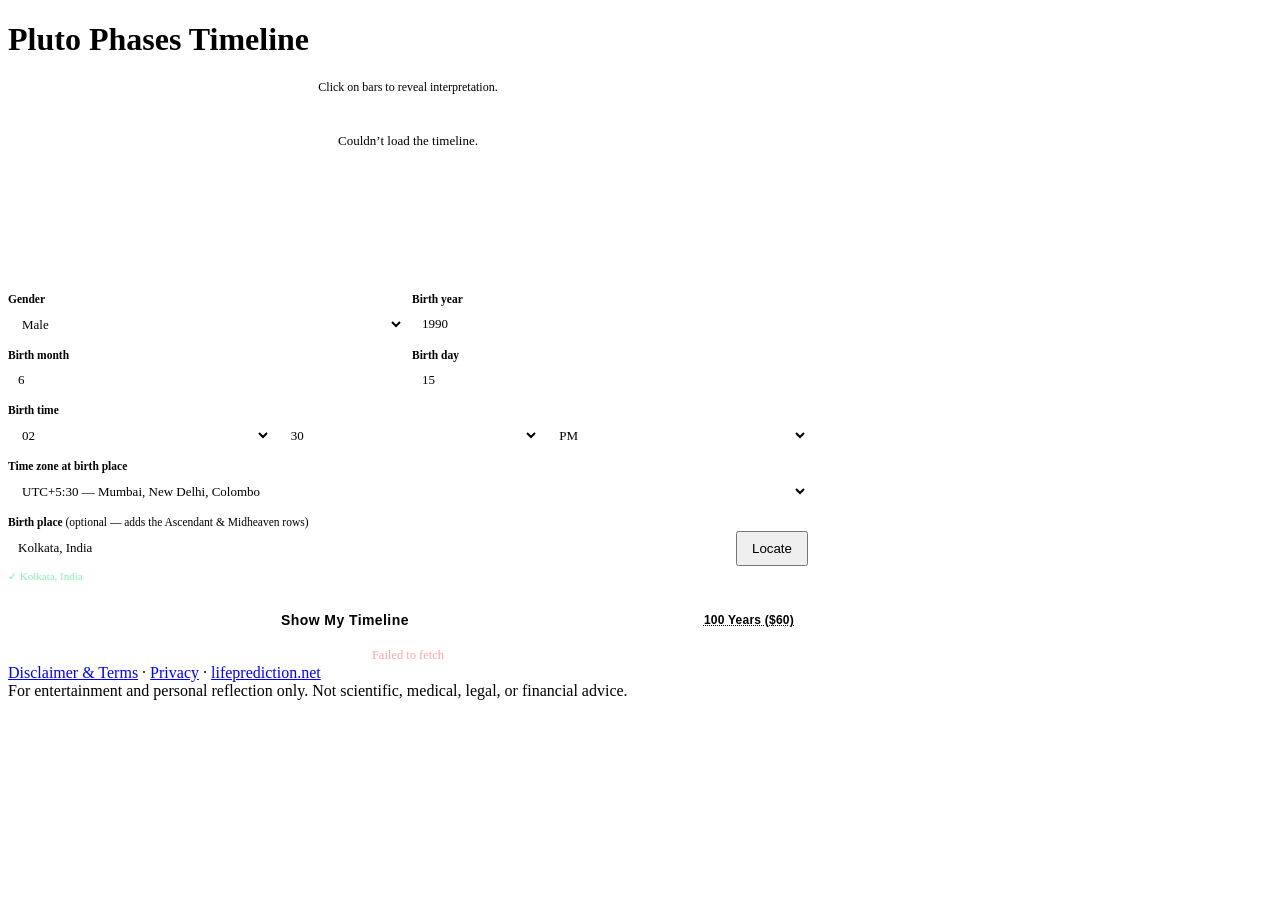
<file: widgets/timeline/index.html>
<!doctype html>
<html lang="en">
<head>
<meta charset="utf-8">
<meta name="viewport" content="width=device-width, initial-scale=1">
<title>Pluto Phases — 3-Year Timeline</title>
<link rel="preconnect" href="https://fonts.googleapis.com">
<link href="https://fonts.googleapis.com/css2?family=Open+Sans:wght@300;400;600&display=swap" rel="stylesheet">
<link rel="stylesheet" href="https://sanjupaison.github.io/pluto-phases-meter/pluto-style.css">
<link rel="stylesheet" href="timeline.css">
<style>
  /* Wider than the shared 520px default, to fit a 3-year timeline without
     horizontal scrolling — matches the width used by the sister "Journey
     Through the Zodiac" widget. */
  .app { max-width: 800px; }

  #ptw-loading {
    text-align: center; padding: 30px 12px; color: var(--text-lo); font-size: 13px;
  }

  #ptw-birth-fields { display: grid; grid-template-columns: 1fr 1fr; gap: 8px; margin-bottom: 10px; }
  #ptw-birth-fields label { font-size: 11.5px; color: var(--text-hi); font-weight: 600; display: block; margin-bottom: 3px; }
  #ptw-birth-fields input, #ptw-birth-fields select {
    width: 100%; background: var(--bg-1); border: 1px solid var(--card-border); color: var(--text-hi);
    border-radius: var(--radius-sm); padding: 8px 10px; font-family: var(--font-mono); font-size: 13px;
  }
  .ptw-field-full { grid-column: 1 / -1; }
  #ptw-btn-row { display: flex; gap: 8px; margin-top: 14px; align-items: stretch; }
  #ptw-submit {
    flex: 1; padding: 14px 10px; border-radius: var(--radius-sm);
    border: 1px solid var(--accent); background: var(--accent); color: var(--bg-0);
    font-weight: 700; font-size: 14px; letter-spacing: .03em; cursor: pointer;
  }
  #ptw-buy-btn {
    flex: 0 0 auto; display: flex; align-items: center; justify-content: center;
    padding: 10px 14px; border-radius: var(--radius-sm); border: none; background: transparent;
    color: var(--text-lo); font-weight: 600; font-size: 12px; letter-spacing: .02em;
    text-decoration: underline; text-decoration-style: dotted; cursor: pointer; white-space: nowrap;
  }
  #ptw-buy-btn:hover { color: var(--accent); }
  #ptw-error { color: #fca5a5; font-size: 12.5px; text-align: center; min-height: 16px; margin-top: 6px; }
  #ptw-geo-status.ptw-geo-ok { color: #86efac; }
  #ptw-geo-status.ptw-geo-err { color: #fca5a5; }
  #ptw-geo-status.ptw-geo-pending { color: var(--text-lo); }
</style>
</head>
<body data-theme="space">
<div class="app">
  <header>
    <div class="title-block"><h1>Pluto Phases Timeline</h1></div>
  </header>

  <div class="ppt-hint">Click on bars to reveal interpretation.</div>
  <div id="ptw-timeline">
    <div id="ptw-loading" class="ppt-root">Loading timeline&hellip;</div>
  </div>
  <div id="ptw-legend" class="ppt-legend" style="display:none;"></div>
  <div id="ptw-detail" class="ppt-detail">
    <h3 id="ptw-detail-title"></h3>
    <p id="ptw-detail-text"></p>
  </div>

  <div class="zodiac-card">
    <form id="ptw-form">
      <div id="ptw-birth-fields">
        <div><label for="ptw-gender">Gender</label>
          <select id="ptw-gender"><option value="male" selected>Male</option><option value="female">Female</option></select>
        </div>
        <div><label for="ptw-year">Birth year</label><input id="ptw-year" type="number" value="1990" min="1800" max="2100" required></div>
        <div><label for="ptw-month">Birth month</label><input id="ptw-month" type="number" value="6" min="1" max="12" required></div>
        <div><label for="ptw-day">Birth day</label><input id="ptw-day" type="number" value="15" min="1" max="31" required></div>
        <div class="ptw-field-full"><label for="ptw-hour">Birth time</label>
          <div style="display:flex;gap:6px;">
            <select id="ptw-hour" required></select>
            <select id="ptw-minute" required></select>
            <select id="ptw-ampm" required></select>
          </div>
        </div>
        <div class="ptw-field-full"><label for="ptw-timezone">Time zone at birth place</label>
          <select id="ptw-timezone"></select>
        </div>
        <div class="ptw-field-full">
          <label for="ptw-place">Birth place <span style="font-weight:400;color:var(--text-lo);">(optional &mdash; adds the Ascendant &amp; Midheaven rows)</span></label>
          <div style="display:flex;gap:6px;">
            <input type="text" id="ptw-place" placeholder="e.g. Kolkata, India" autocomplete="off" style="flex:1;" value="Kolkata, India">
            <button type="button" id="ptw-locate-btn" class="toggle-btn" style="flex:0 0 auto;padding:8px 14px;">Locate</button>
          </div>
          <div id="ptw-geo-status" style="font-size:11px;margin-top:4px;min-height:14px;"></div>
        </div>
      </div>
      <div id="ptw-btn-row">
        <button type="submit" id="ptw-submit">Show My Timeline</button>
        <button type="button" id="ptw-buy-btn">100 Years ($60)</button>
      </div>
      <div id="ptw-error"></div>
    </form>
  </div>

  <footer>
    <a href="https://assets.nicepagecdn.com/0b5dbf35/6598838/files/Disclaimer-terms.pdf" target="_blank" rel="noopener">Disclaimer &amp; Terms</a>
    <span class="sep">&middot;</span>
    <a href="https://assets.nicepagecdn.com/0b5dbf35/6598838/files/Privacy.pdf" target="_blank" rel="noopener">Privacy</a>
    <span class="sep">&middot;</span>
    <a href="https://lifeprediction.net" target="_blank" rel="noopener">lifeprediction.net</a>
    <div class="disclaimer-line">For entertainment and personal reflection only. Not scientific, medical, legal, or financial advice.</div>
  </footer>
</div>

<script src="timeline-render.js"></script>
<script src="timeline-client.js"></script>
</body>
</html>
</file>
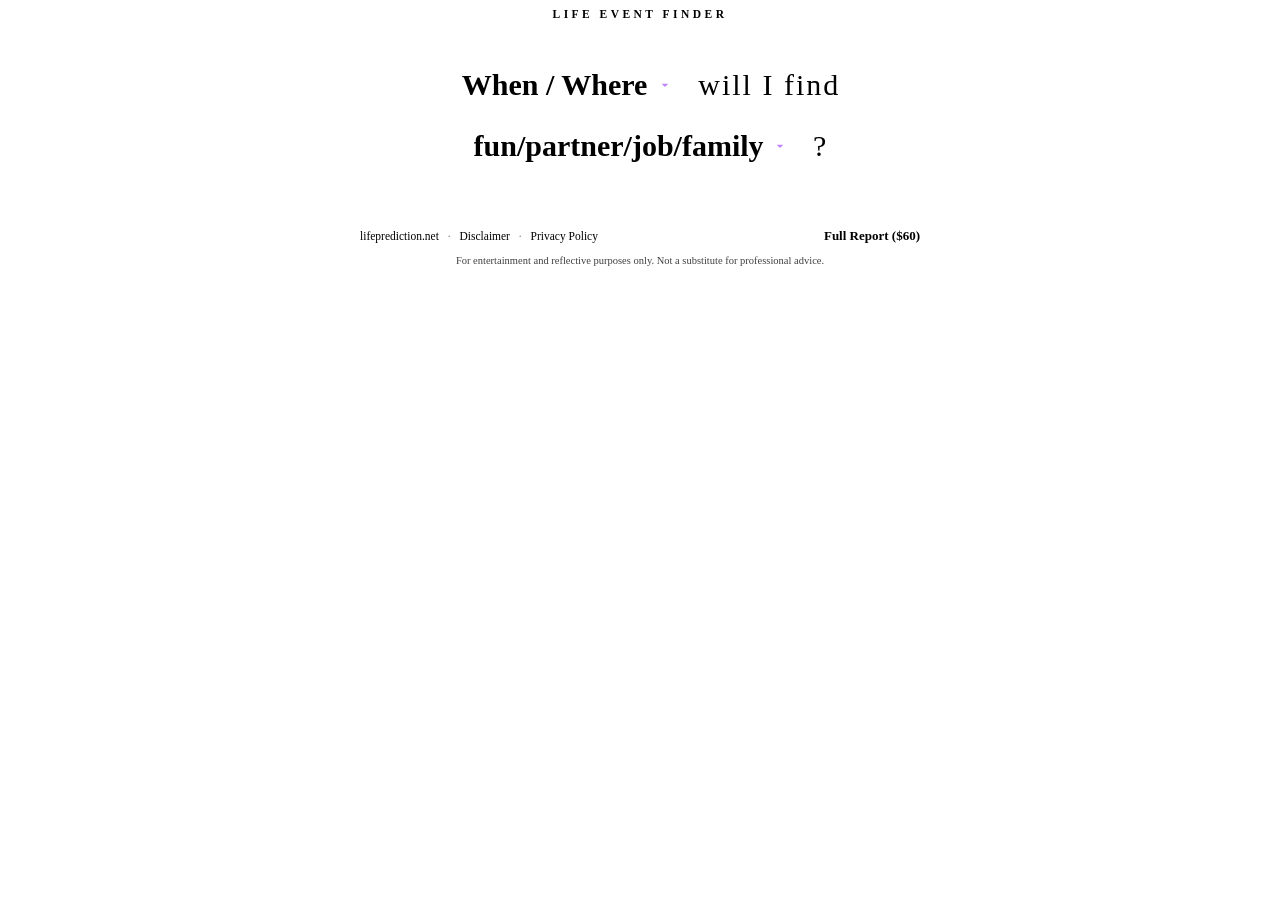
<file: widgets/where-when/index.html>
<!doctype html>
<html lang="en">
<head>
<meta charset="utf-8">
<meta name="viewport" content="width=device-width, initial-scale=1">
<title>When &amp; Where — Life Event Finder</title>
<link rel="preconnect" href="https://fonts.googleapis.com">
<link href="https://fonts.googleapis.com/css2?family=Open+Sans:wght@300;400;600&display=swap" rel="stylesheet">
<link rel="stylesheet" href="https://sanjupaison.github.io/pluto-phases-meter/pluto-style.css">

<style>
  /* Widget-specific styling only — everything else (colors, fonts, cards,
     buttons, spacing) comes from pluto-style.css so this matches the
     rest of the Pluto family automatically. */
  #ww-root { max-width: 560px; margin: 0 auto; }
  #ww-root .ww-eyebrow{
    font-family:var(--font-display); letter-spacing:.3em; text-transform:uppercase;
    font-size:.72rem; font-weight:600; color:var(--accent); text-align:center; margin:0 0 10px;
  }
  /* ---- Google-style rounded "mad-lib" search box ---- */
  .ww-search-box{
    background:var(--bg-1); border:1px solid var(--card-border); border-radius:32px;
    padding:24px 28px; margin-bottom:18px; text-align:center;
    font-family:var(--font-display); font-size:clamp(22px, 5.4vw, 30px);
    line-height:1.6; font-weight:300; letter-spacing:2px;
  }
  .ww-search-box select{
    appearance:none; -webkit-appearance:none; background:var(--card);
    border:1px solid var(--accent); color:var(--accent); font-family:var(--font-body);
    font-size:inherit; font-weight:600; border-radius:999px; padding:4px 34px 4px 16px;
    margin:10px 6px; display:inline-block; cursor:pointer;
    background-image:url("data:image/svg+xml;utf8,<svg xmlns='http://www.w3.org/2000/svg' viewBox='0 0 24 24' fill='%23c084fc'><path d='M7 10l5 5 5-5z'/></svg>");
    background-repeat:no-repeat; background-position:right 10px center; background-size:16px;
  }
  .ww-search-box select:focus{ outline:none; box-shadow:0 0 0 2px var(--accent); }

  /* ---- birth fields panel (hidden until both selects are chosen) ---- */
  #ww-birth-panel{ display:none; }
  #ww-birth-panel.show{ display:block; }
  .ww-field{ margin-bottom:12px; }
  .ww-field label{
    display:block; font-size:.72rem; text-transform:uppercase; letter-spacing:.08em;
    font-weight:600; color:var(--text-lo); margin-bottom:5px;
  }
  .ww-field input[type="text"], .ww-field select{
    width:100%; background:var(--bg-1); border:1px solid var(--card-border); color:var(--text-hi);
    border-radius:var(--radius-sm); padding:9px 11px; font-family:var(--font-body); font-size:14px;
  }
  .ww-select-row{ display:flex; gap:8px; }
  .ww-select-row-3 select{ flex:1; min-width:0; }
  .ww-row{ display:flex; gap:10px; }
  .ww-row .ww-field{ flex:1; }
  .ww-locate-btn{
    margin-top:6px; width:100%; padding:9px; border-radius:var(--radius-sm);
    border:1px solid var(--card-border); background:var(--bg-1); color:var(--text-lo);
    font-size:12.5px; font-weight:700; letter-spacing:.03em; cursor:pointer; transition:.2s;
  }
  .ww-locate-btn:hover{ border-color:var(--accent); color:var(--text-hi); }
  .ww-place-status{ font-size:11.5px; color:var(--text-faint); margin-top:5px; min-height:14px; }
  .ww-submit-btn{
    width:100%; padding:13px; border-radius:var(--radius-sm); border:none;
    background:var(--accent); color:var(--bg-0); font-weight:700; font-size:15px;
    letter-spacing:.03em; cursor:pointer; margin-top:6px; transition:.2s;
  }
  .ww-submit-btn:hover{ filter:brightness(1.08); }
  .ww-submit-btn:disabled{ opacity:.55; cursor:not-allowed; }

  #ww-error{
    display:none; text-align:center; padding:8px; font-size:12.5px; color:#fca5a5;
    margin-bottom:10px;
  }
  #ww-error.show{ display:block; }
  #ww-busy{ display:none; text-align:center; color:var(--text-lo); font-size:13px; padding:10px 0; }
  #ww-busy.show{ display:block; }

  /* ---- results ---- */
  #ww-results{ display:none; }
  #ww-results.show{ display:block; }
  .ww-result-card{
    background:var(--card); border:1px solid var(--card-border); border-radius:var(--radius);
    padding:14px 16px; margin-bottom:12px;
  }
  .ww-result-title{
    font-family:var(--font-display); font-size:13px; font-weight:700; text-transform:uppercase;
    letter-spacing:.06em; color:var(--accent); margin-bottom:10px;
  }
  .ww-hit-row{
    display:flex; justify-content:space-between; align-items:center;
    padding:8px 4px; border-bottom:1px solid var(--card-border); font-size:14px;
  }
  .ww-hit-row:last-child{ border-bottom:none; }
  .ww-hit-month{ font-family:var(--font-mono); color:var(--text-hi); font-weight:600; }
  .ww-hit-aspect{ color:var(--text-lo); font-size:12.5px; }
  .ww-city-row{
    display:flex; justify-content:space-between; padding:7px 4px;
    border-bottom:1px solid var(--card-border); font-size:14px;
  }
  .ww-city-row:last-child{ border-bottom:none; }
  .ww-city-name{ color:var(--text-hi); }
  .ww-city-sign{ color:var(--text-lo); font-size:12.5px; font-family:var(--font-mono); }
  .ww-empty-note{ color:var(--text-faint); font-size:13px; text-align:center; padding:8px 0; }

  /* ---- footer / report link ---- */
  footer.ww-footer{
    display:flex; justify-content:flex-end; align-items:center; margin-top:16px;
    padding-top:10px; border-top:1px solid var(--card-border);
  }
  footer.ww-footer-full{ justify-content:space-between; flex-wrap:wrap; gap:8px 14px; }
  .ww-footer-links{ font-size:11.5px; color:var(--text-faint); }
  .ww-footer-links a{ color:var(--text-lo); text-decoration:none; border-bottom:1px dotted var(--text-faint); }
  .ww-footer-links a:hover{ color:var(--accent); border-color:var(--accent); }
  .ww-footer-sep{ margin:0 6px; opacity:.5; }
  #ww-report-link{
    color:var(--accent); font-size:13px; font-weight:700; text-decoration:none;
    border-bottom:1px dotted var(--accent);
  }
  #ww-report-link:hover{ color:var(--text-hi); border-color:var(--text-hi); }
  .ww-disclaimer{
    font-size:10.5px; color:var(--text-faint); text-align:center; margin-top:10px; line-height:1.4; opacity:.75;
  }
</style>
</head>
<body data-theme="space">

<div class="app" id="ww-root">
  <div class="ww-eyebrow">Life Event Finder</div>

  <div class="ww-search-box">
    <select id="ww-mode">
      <option value="" disabled selected>When / Where</option>
      <option value="when">When</option>
      <option value="where">Where</option>
    </select>
    will I find
    <select id="ww-category">
      <option value="" disabled selected>fun/partner/job/family</option>
      <option value="fun">fun &amp; good times</option>
      <option value="partner">my life partner</option>
      <option value="career">a job or career</option>
      <option value="home">my home or family</option>
    </select>
    ?
  </div>

  <div id="ww-birth-panel" class="collapsible-panel open">
    <div class="ww-field">
      <label>Birth date</label>
      <div class="ww-select-row ww-select-row-3">
        <select id="ww-birth-month" required>
          <option value="" disabled selected>Month</option>
        </select>
        <select id="ww-birth-day" required>
          <option value="" disabled selected>Day</option>
        </select>
        <select id="ww-birth-year" required>
          <option value="" disabled selected>Year</option>
        </select>
      </div>
    </div>
    <div class="ww-field">
      <label>Birth time</label>
      <div class="ww-select-row ww-select-row-3">
        <select id="ww-birth-hour" required>
          <option value="" disabled selected>Hour</option>
        </select>
        <select id="ww-birth-minute" required>
          <option value="" disabled selected>Min</option>
        </select>
        <select id="ww-birth-ampm" required>
          <option value="" disabled selected>AM/PM</option>
        </select>
      </div>
    </div>
    <div class="ww-field">
      <label for="ww-utc-offset">Birth place time zone</label>
      <select id="ww-utc-offset"></select>
    </div>
    <div class="ww-field">
      <label for="ww-place">Birth place</label>
      <input type="text" id="ww-place" placeholder="e.g. Kolkata, India" autocomplete="off" required>
      <button type="button" class="ww-locate-btn" id="ww-locate-btn">Locate</button>
      <div class="ww-place-status" id="ww-place-status"></div>
    </div>
    <button type="button" class="ww-submit-btn" id="ww-submit-btn" disabled>Reveal my answer</button>
  </div>

  <div id="ww-error"></div>
  <div id="ww-busy">Calculating…</div>
  <div id="ww-results"></div>

  <footer class="ww-footer ww-footer-full">
    <div class="ww-footer-links">
      <a href="https://lifeprediction.net" target="_blank" rel="noopener">lifeprediction.net</a>
      <span class="ww-footer-sep">&middot;</span>
      <a href="https://assets.nicepagecdn.com/0b5dbf35/6598838/files/Disclaimer-terms.pdf" target="_blank" rel="noopener">Disclaimer</a>
      <span class="ww-footer-sep">&middot;</span>
      <a href="https://assets.nicepagecdn.com/0b5dbf35/6598838/files/Privacy.pdf" target="_blank" rel="noopener">Privacy Policy</a>
    </div>
    <a href="#" id="ww-report-link" target="_blank" rel="noopener">Full Report ($60)</a>
  </footer>
  <div class="ww-disclaimer">For entertainment and reflective purposes only. Not a substitute for professional advice.</div>
</div>

<script>
(function () {
  "use strict";

  // ---- CONFIG ----
  var WORKER_URL = "https://when-where.sanjupaison.workers.dev/";
  var JOTFORM_ID = "262381784349064";
  var JOTFORM_FIELDS = {
    birthDateMonth: "q2_datetime0[month]",
    birthDateDay: "q2_datetime0[day]",
    birthDateYear: "q2_datetime0[year]",
    birthTimeInput: "q3_time1[timeInput]",
    birthTimeAmpm: "q3_time1[ampm]",
    birthPlace: "q4_textbox2",
    service: "q7_checkbox5"
  };
  var REPORT_SERVICE_LABEL = "Time and Location Full Report"; // add this option to the Jotform's checkbox field

  var modeSelect = document.getElementById("ww-mode");
  var categorySelect = document.getElementById("ww-category");
  var birthPanel = document.getElementById("ww-birth-panel");
  var monthSelect = document.getElementById("ww-birth-month");
  var daySelect = document.getElementById("ww-birth-day");
  var yearSelect = document.getElementById("ww-birth-year");
  var hourSelect = document.getElementById("ww-birth-hour");
  var minuteSelect = document.getElementById("ww-birth-minute");
  var ampmSelect = document.getElementById("ww-birth-ampm");
  var utcSelect = document.getElementById("ww-utc-offset");
  var placeInput = document.getElementById("ww-place");
  var locateBtn = document.getElementById("ww-locate-btn");
  var placeStatus = document.getElementById("ww-place-status");
  var submitBtn = document.getElementById("ww-submit-btn");
  var errorEl = document.getElementById("ww-error");
  var busyEl = document.getElementById("ww-busy");
  var resultsEl = document.getElementById("ww-results");
  var reportLink = document.getElementById("ww-report-link");

  var resolvedLat = null, resolvedLon = null, resolvedPlaceName = null;
  var lastInput = null;

  // Populate birth date/time as plain <select> dropdowns rather than native
  // <input type="date">/<input type="time">. Native date/time pickers can
  // crash restrictive in-app WebViews (e.g. Instagram/Facebook/TikTok's
  // built-in browser) when combined with custom styling, even though full
  // native browsers handle them fine. Plain selects never invoke an OS
  // picker at all, so this class of crash can't happen here.
  (function populateDateTimeSelects() {
    var MONTHS = ["January","February","March","April","May","June","July","August","September","October","November","December"];
    MONTHS.forEach(function (name, i) {
      var opt = document.createElement("option");
      opt.value = i + 1;
      opt.textContent = name;
      monthSelect.appendChild(opt);
    });
    for (var d = 1; d <= 31; d++) {
      var dOpt = document.createElement("option");
      dOpt.value = d; dOpt.textContent = d;
      daySelect.appendChild(dOpt);
    }
    var currentYear = new Date().getUTCFullYear();
    for (var y = currentYear; y >= 1930; y--) {
      var yOpt = document.createElement("option");
      yOpt.value = y; yOpt.textContent = y;
      yearSelect.appendChild(yOpt);
    }
    for (var h = 1; h <= 12; h++) {
      var hOpt = document.createElement("option");
      hOpt.value = h; hOpt.textContent = (h < 10 ? "0" + h : h);
      hourSelect.appendChild(hOpt);
    }
    for (var m = 0; m <= 59; m++) {
      var mOpt = document.createElement("option");
      mOpt.value = m; mOpt.textContent = (m < 10 ? "0" + m : m);
      minuteSelect.appendChild(mOpt);
    }
    ["AM", "PM"].forEach(function (p) {
      var pOpt = document.createElement("option");
      pOpt.value = p; pOpt.textContent = p;
      ampmSelect.appendChild(pOpt);
    });
  })();

  // Populate the birth-place time zone select (-12 to +14, in 30-min steps
  // for the half-hour/45-min zones), each labeled with familiar cities so
  // users can pick by place rather than needing to already know the offset.
  var OFFSET_CITY_EXAMPLES = {
    "-12": "Baker Island",
    "-11": "Midway, Pago Pago",
    "-10": "Honolulu, Papeete",
    "-9.5": "Marquesas Islands",
    "-9": "Anchorage, Juneau",
    "-8": "Los Angeles, Vancouver",
    "-7": "Denver, Phoenix, Calgary",
    "-6": "Chicago, Mexico City, Guatemala City",
    "-5": "New York, Toronto, Lima, Bogota",
    "-4": "Santiago, Caracas, Halifax",
    "-3.5": "St. John's",
    "-3": "Buenos Aires, Sao Paulo, Montevideo",
    "-2": "South Georgia",
    "-1": "Azores, Cape Verde",
    "0": "London, Lisbon, Accra, Dakar",
    "1": "Paris, Berlin, Lagos, Algiers",
    "2": "Cairo, Johannesburg, Athens, Kyiv",
    "3": "Moscow, Nairobi, Riyadh, Istanbul",
    "3.5": "Tehran",
    "4": "Dubai, Baku, Tbilisi",
    "4.5": "Kabul",
    "5": "Karachi, Tashkent, Yekaterinburg",
    "5.5": "New Delhi, Mumbai, Colombo",
    "5.75": "Kathmandu",
    "6": "Dhaka, Almaty",
    "6.5": "Yangon",
    "7": "Bangkok, Jakarta, Hanoi",
    "8": "Beijing, Singapore, Manila, Perth",
    "8.75": "Eucla",
    "9": "Tokyo, Seoul, Osaka",
    "9.5": "Adelaide, Darwin",
    "10": "Sydney, Melbourne, Brisbane",
    "10.5": "Lord Howe Island",
    "11": "Noumea, Honiara",
    "12": "Auckland, Suva, Wellington",
    "12.75": "Chatham Islands",
    "13": "Nuku'alofa, Apia",
    "14": "Kiritimati"
  };
  (function populateOffsets() {
    // Real-world UTC offsets only (includes the 45-min and unusual half-zones)
    var validOffsets = [-12,-11,-10,-9.5,-9,-8,-7,-6,-5,-4,-3.5,-3,-2,-1,0,1,2,3,3.5,4,4.5,5,5.5,5.75,6,6.5,7,8,8.75,9,9.5,10,10.5,11,12,12.75,13,14];
    validOffsets.forEach(function (h) {
      var opt = document.createElement("option");
      opt.value = h;
      var sign = h >= 0 ? "+" : "-";
      var abs = Math.abs(h);
      var hh = Math.floor(abs);
      var mm = Math.round((abs - hh) * 60);
      var label = "UTC" + sign + hh + (mm ? ":" + (mm < 10 ? "0" + mm : mm) : ":00");
      var cities = OFFSET_CITY_EXAMPLES[String(h)];
      if (cities) label += " (" + cities + ")";
      opt.textContent = label;
      if (h === 0) opt.selected = true;
      utcSelect.appendChild(opt);
    });
  })();

  function showError(msg) { errorEl.textContent = msg; errorEl.classList.add("show"); }
  function clearError() { errorEl.textContent = ""; errorEl.classList.remove("show"); }

  function checkReady() {
    var haveMode = !!modeSelect.value;
    var haveCategory = !!categorySelect.value;
    if (haveMode && haveCategory) {
      birthPanel.classList.add("show", "open");
    } else {
      birthPanel.classList.remove("show");
    }
    var haveDate = monthSelect.value && daySelect.value && yearSelect.value;
    var haveTime = hourSelect.value && minuteSelect.value !== "" && ampmSelect.value;
    submitBtn.disabled = !(haveMode && haveCategory && haveDate && haveTime && resolvedLat !== null);
  }
  modeSelect.addEventListener("change", checkReady);
  categorySelect.addEventListener("change", checkReady);
  [monthSelect, daySelect, yearSelect, hourSelect, minuteSelect, ampmSelect].forEach(function (el) {
    el.addEventListener("change", checkReady);
  });

  locateBtn.addEventListener("click", function () {
    var q = placeInput.value.trim();
    if (!q) { placeStatus.textContent = "Enter a place name first."; return; }
    placeStatus.textContent = "Looking up…";
    var url = "https://nominatim.openstreetmap.org/search?format=json&limit=1&q=" + encodeURIComponent(q);
    fetch(url, { headers: { "Accept": "application/json" } })
      .then(function (r) { return r.json(); })
      .then(function (results) {
        if (!results || results.length === 0) {
          placeStatus.textContent = "Could not find that place. Try a nearby larger city.";
          resolvedLat = null; resolvedLon = null;
          checkReady();
          return;
        }
        resolvedLat = parseFloat(results[0].lat);
        resolvedLon = parseFloat(results[0].lon);
        resolvedPlaceName = results[0].display_name;
        placeStatus.textContent = "Located: " + resolvedPlaceName;
        checkReady();
      })
      .catch(function () {
        placeStatus.textContent = "Lookup failed. Try again.";
      });
  });

  function pad2(n) { n = String(n); return n.length < 2 ? "0" + n : n; }

  function buildJotformUrl(input) {
    var hour24 = input.birthHour;
    var ampm = hour24 >= 12 ? "PM" : "AM";
    var hour12 = hour24 % 12;
    if (hour12 === 0) hour12 = 12;
    var params = [];
    function add(key, value) { params.push(encodeURIComponent(key) + "=" + encodeURIComponent(value)); }
    add(JOTFORM_FIELDS.birthDateMonth, pad2(input.birthMonth));
    add(JOTFORM_FIELDS.birthDateDay, pad2(input.birthDay));
    add(JOTFORM_FIELDS.birthDateYear, input.birthYear);
    add(JOTFORM_FIELDS.birthTimeInput, pad2(hour12) + ":" + pad2(input.birthMinute));
    add(JOTFORM_FIELDS.birthTimeAmpm, ampm);
    add(JOTFORM_FIELDS.birthPlace, resolvedPlaceName || (input.latitude + ", " + input.longitude));
    add(JOTFORM_FIELDS.service, REPORT_SERVICE_LABEL);
    return "https://form.jotform.com/" + JOTFORM_ID + "?" + params.join("&");
  }

  function updateReportLink() {
    if (!lastInput) { reportLink.href = "https://form.jotform.com/" + JOTFORM_ID; return; }
    reportLink.href = buildJotformUrl(lastInput);
  }

  function renderWhenResults(months, categoryLabel) {
    var html = '<div class="ww-result-card">';
    html += '<div class="ww-result-title">When you\u2019ll find ' + categoryLabel + '</div>';
    if (!months.length) {
      html += '<div class="ww-empty-note">No exact transit windows fall in the scanned range for this chart.</div>';
    } else {
      months.forEach(function (m) {
        html += '<div class="ww-hit-row">' +
          '<span class="ww-hit-month">' + m.label + '</span>' +
          '<span class="ww-hit-aspect">' + m.aspect + ' &middot; ' + m.point + '</span>' +
          '</div>';
      });
    }
    html += '</div>';
    resultsEl.innerHTML = html;
  }

  function renderWhereResults(cities, categoryLabel) {
    var html = '<div class="ww-result-card">';
    html += '<div class="ww-result-title">Where you\u2019ll find ' + categoryLabel + '</div>';
    if (!cities.length) {
      html += '<div class="ww-empty-note">No matching cities found in this scan for your chart.</div>';
    } else {
      cities.forEach(function (c) {
        html += '<div class="ww-city-row">' +
          '<span class="ww-city-name">' + c.city + ', ' + c.country + '</span>' +
          '<span class="ww-city-sign">' + c.sign + ' ' + c.degree + '\u00b0</span>' +
          '</div>';
      });
    }
    html += '</div>';
    resultsEl.innerHTML = html;
  }

  var CATEGORY_LABELS = {
    fun: "fun & good times", partner: "your life partner",
    career: "a job or career", home: "your home or family"
  };

  submitBtn.addEventListener("click", function () {
    clearError();
    resultsEl.classList.remove("show");
    resultsEl.innerHTML = "";

    if (resolvedLat === null || resolvedLon === null) {
      showError('Please locate your birth place using the "Locate" button first.');
      return;
    }

    var hour24 = parseInt(hourSelect.value, 10) % 12;
    if (ampmSelect.value === "PM") hour24 += 12;

    var input = {
      mode: modeSelect.value,
      category: categorySelect.value,
      birthYear: parseInt(yearSelect.value, 10),
      birthMonth: parseInt(monthSelect.value, 10),
      birthDay: parseInt(daySelect.value, 10),
      birthHour: hour24,
      birthMinute: parseInt(minuteSelect.value, 10),
      utcOffsetHours: parseFloat(utcSelect.value),
      latitude: resolvedLat, longitude: resolvedLon
    };
    lastInput = input;
    updateReportLink();

    submitBtn.disabled = true;
    busyEl.classList.add("show");

    fetch(WORKER_URL, {
      method: "POST",
      headers: { "Content-Type": "application/json" },
      body: JSON.stringify(input)
    }).then(function (r) {
      return r.json().then(function (body) {
        if (!r.ok) throw new Error(body.message || "The reading service returned an error.");
        return body;
      });
    }).then(function (body) {
      busyEl.classList.remove("show");
      submitBtn.disabled = false;
      resultsEl.classList.add("show");
      var label = CATEGORY_LABELS[input.category];
      if (body.result.mode === "when") {
        renderWhenResults(body.result.months, label);
      } else {
        renderWhereResults(body.result.cities, label);
      }
    }).catch(function (err) {
      busyEl.classList.remove("show");
      submitBtn.disabled = false;
      showError(err.message || "Something went wrong. Please try again.");
    });
  });

  updateReportLink();
})();
</script>
</body>
</html>
</file>
<file: widgets/timeline/timeline.css>
/* ============================================================
   timeline.css — extends pluto-style.css for the Pluto Phases
   Timeline widget (Version 1) and generated report (Version 2).
   Uses only the shared theme variables from pluto-style.css —
   no colors are hardcoded here except the small semantic aspect
   palette and the 12-color sign palette (defined in JS), both of
   which stay the same across all themes so their meaning stays
   recognizable regardless of the chosen theme.

   Layout is fit-to-container by design: the renderer computes
   pixels-per-day from the container's real width, so nothing in
   here should introduce horizontal scrolling.
   ============================================================ */

.ppt-root {
  background: var(--card);
  border: 1px solid var(--card-border);
  border-radius: var(--radius);
  padding: 10px;
  margin-bottom: 10px;
  overflow: hidden; /* guards against sub-pixel rounding, never triggers a scrollbar */
}

.ppt-track { position: relative; padding-top: 0; padding-bottom: 0; }

/* Year-number row ("2025", "2026", ...) — plain text, no fill color, shown
   only when there's realistically room (short ranges, e.g. the 3-year V1
   widget); automatically skipped on long ranges like the 100-year report. */
.ppt-yearnum-row { min-height: 20px; border-top: none; }
.ppt-yearnum-lane { height: 20px; }
.ppt-yearnum-cell {
  position: absolute; top: 0; bottom: 0; display: flex; align-items: center; justify-content: center;
  font-size: 11px; font-weight: 600; color: var(--text-lo); font-family: var(--font-mono);
  border-right: 1px solid var(--card-border); overflow: hidden; white-space: nowrap;
}

.ppt-row { display: flex; align-items: stretch; min-height: 28px; border-top: 1px solid var(--card-border); }
.ppt-row:first-of-type { border-top: none; }
.ppt-row-label {
  width: 72px; flex-shrink: 0;
  display: flex; align-items: center; padding: 3px 8px; font-size: 10.5px;
  line-height: 1.15; font-weight: 700; letter-spacing: .01em; color: var(--text-hi);
  background: var(--bg-1); border-right: 1px solid var(--card-border);
}
.ppt-house-row .ppt-row-label { color: var(--accent); }

/* Year-luck row: the most prominent row, shown first, above the house rows */
.ppt-year-row { min-height: 34px; }
.ppt-year-row .ppt-row-label {
  font-size: 11px; color: var(--text-hi); background: var(--bg-2);
}
.ppt-year-lane { height: 34px; }
.ppt-year-seg {
  top: 2px; bottom: 2px; font-weight: 700; font-size: 14px; color: var(--bg-0);
  border: none; border-radius: 0;
}
.ppt-year-seg:hover { filter: brightness(1.1); }
.ppt-year-row .ppt-lane { position: relative; }

.ppt-lane { position: relative; height: 28px; }

.ppt-seg {
  position: absolute; top: 3px; bottom: 3px;
  display: flex; align-items: center; justify-content: center; text-align: center;
  font-size: 11px; color: var(--text-hi); cursor: pointer; overflow: hidden;
  white-space: nowrap; padding: 0 4px; transition: filter .15s;
}
.ppt-house-seg {
  border-radius: 0; /* flush/seamless against its neighbors, no gaps or rounded seams */
  border: none;
}
.ppt-house-seg:hover { filter: brightness(1.12); }

.ppt-hit {
  position: absolute; top: 6px; height: 16px; border-radius: 8px;
  cursor: pointer; opacity: .85; transition: .15s;
  box-shadow: 0 0 0 1px rgba(0,0,0,.25) inset;
}
.ppt-hit:hover { opacity: 1; transform: scaleY(1.15); }

.ppt-today-mark {
  position: absolute; top: 0; bottom: 0; width: 2px; background: var(--text-hi);
  opacity: .6;
}

/* The interpretation box is always present and never collapses — it always
   shows *something* (a default, e.g. the current year, when nothing's been
   clicked yet) so the layout never jumps. */
.ppt-detail {
  margin-top: 10px; background: var(--card); border: 1px solid var(--card-border);
  border-radius: var(--radius); padding: 14px; min-height: 76px;
}
.ppt-detail h3 { margin: 0 0 8px; font-size: 15px; color: var(--accent); font-weight: 700; }
.ppt-detail p { margin: 0; font-size: 14px; line-height: 1.65; color: var(--text-hi); }
.ppt-detail-empty { color: var(--text-lo); font-size: 13px; font-style: italic; }

.ppt-hint { font-size: 12px; color: var(--text-lo); margin: 0 0 8px; text-align: center; }

.ppt-legend { display: flex; flex-wrap: wrap; gap: 10px 14px; margin: 0 0 10px; font-size: 12px; color: var(--text-hi); font-weight: 600; }
.ppt-legend-item { display: flex; align-items: center; gap: 5px; }
.ppt-legend-dot { width: 11px; height: 11px; border-radius: 50%; display: inline-block; }
</file>
